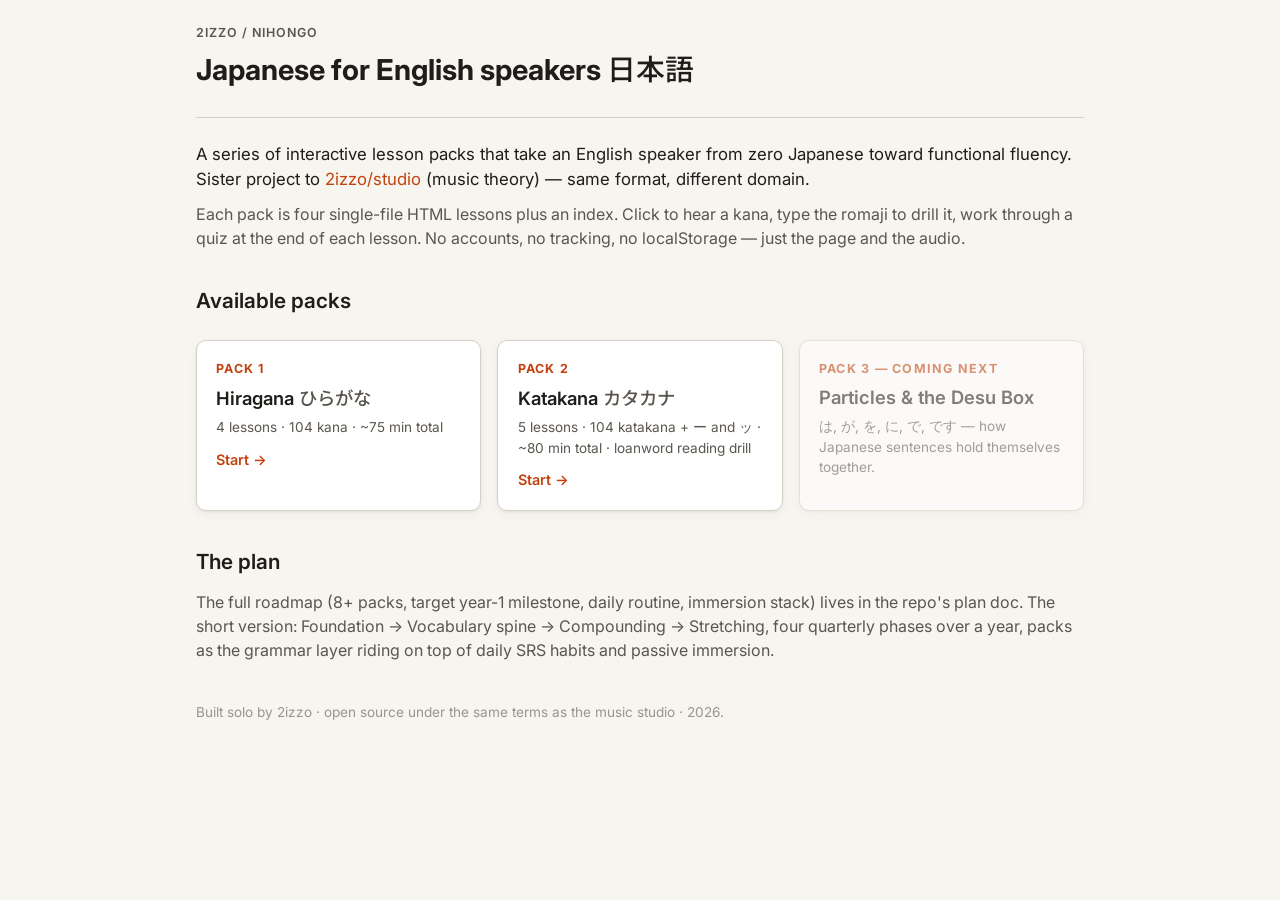
<file: index.html>
<!DOCTYPE html>
<html lang="en">
<head>
  <meta charset="UTF-8">
  <meta name="viewport" content="width=device-width, initial-scale=1.0">
  <title>2izzo/nihongo · Japanese for English speakers</title>
  <link rel="preconnect" href="https://fonts.googleapis.com">
  <link rel="preconnect" href="https://fonts.gstatic.com" crossorigin>
  <link rel="stylesheet" href="https://fonts.googleapis.com/css2?family=Inter:wght@400;600;700&family=Noto+Sans+JP:wght@400;500;700&display=swap">
  <link rel="stylesheet" href="hiragana/shared/style.css">
</head>
<body>
  <main class="container">
    <div class="lesson-header">
      <div>
        <div class="pack-tag">2izzo / nihongo</div>
        <h1>Japanese for English speakers <span style="font-family:var(--font-jp); font-weight:500;">日本語</span></h1>
      </div>
    </div>

    <p class="intro">
      A series of interactive lesson packs that take an English speaker from zero Japanese toward functional fluency. Sister project to <a href="https://2izzo.github.io/studio/" style="color:var(--accent); text-decoration:none;">2izzo/studio</a> (music theory) — same format, different domain.
    </p>

    <p>
      Each pack is four single-file HTML lessons plus an index. Click to hear a kana, type the romaji to drill it, work through a quiz at the end of each lesson. No accounts, no tracking, no localStorage — just the page and the audio.
    </p>

    <h2>Available packs</h2>
    <div class="lesson-cards">
      <a class="lesson-card" href="hiragana/index.html">
        <div class="num">Pack 1</div>
        <div class="title">Hiragana <span style="font-family:var(--font-jp); font-weight:500; color:var(--ink-soft);">ひらがな</span></div>
        <div class="meta">4 lessons · 104 kana · ~75 min total</div>
        <div class="start">Start →</div>
      </a>
      <a class="lesson-card" href="katakana/index.html">
        <div class="num">Pack 2</div>
        <div class="title">Katakana <span style="font-family:var(--font-jp); font-weight:500; color:var(--ink-soft);">カタカナ</span></div>
        <div class="meta">5 lessons · 104 katakana + ー and ッ · ~80 min total · loanword reading drill</div>
        <div class="start">Start →</div>
      </a>
      <div class="lesson-card" style="opacity:0.55; cursor:default;">
        <div class="num">Pack 3 — coming next</div>
        <div class="title">Particles &amp; the Desu Box</div>
        <div class="meta">は, が, を, に, で, です — how Japanese sentences hold themselves together.</div>
      </div>
    </div>

    <h2>The plan</h2>
    <p>
      The full roadmap (8+ packs, target year-1 milestone, daily routine, immersion stack) lives in the repo&apos;s plan doc. The short version: Foundation → Vocabulary spine → Compounding → Stretching, four quarterly phases over a year, packs as the grammar layer riding on top of daily SRS habits and passive immersion.
    </p>

    <p style="margin-top:2.5rem; color:var(--ink-faint); font-size:0.85rem;">
      Built solo by 2izzo · open source under the same terms as the music studio · 2026.
    </p>
  </main>
</body>
</html>
</file>
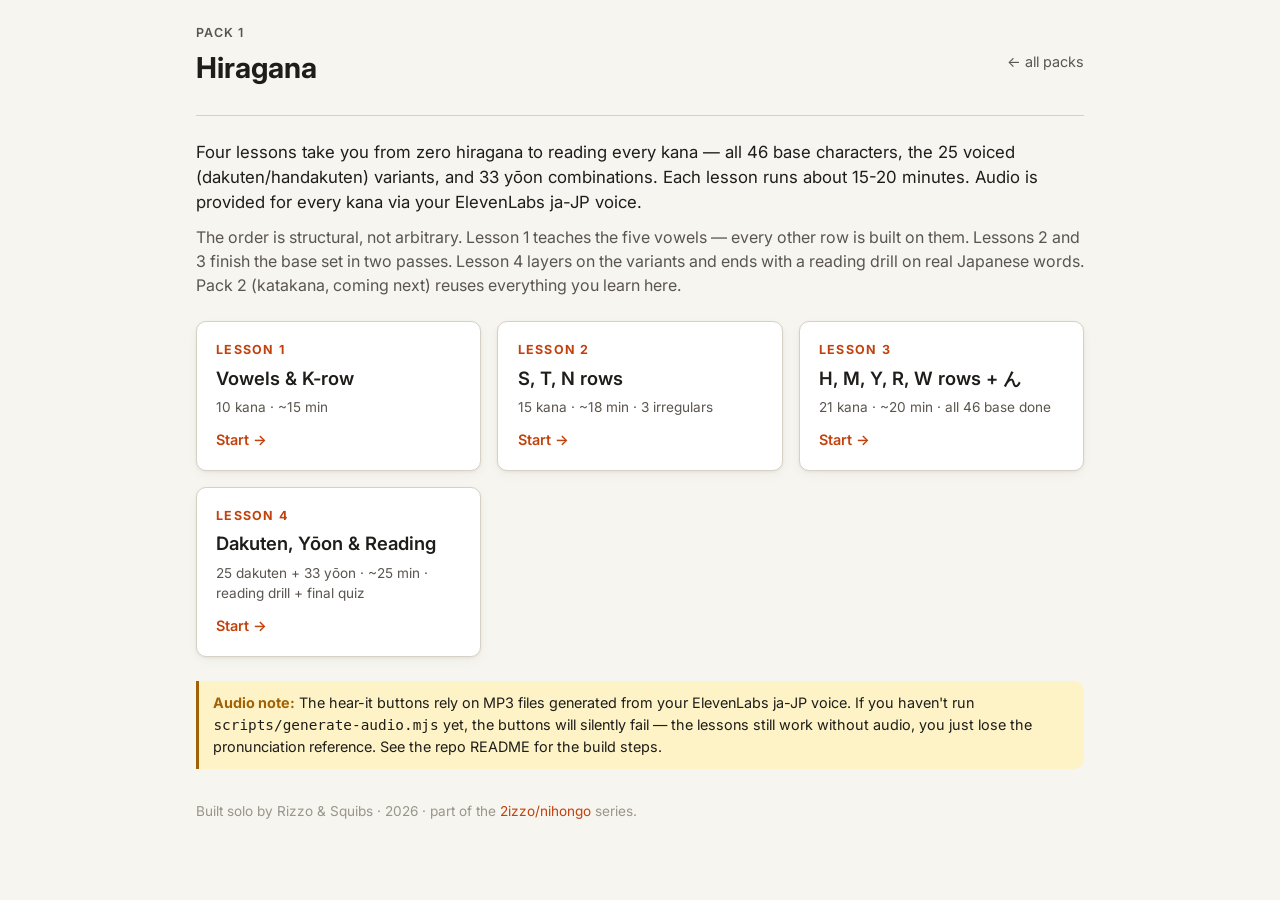
<file: hiragana/index.html>
<!DOCTYPE html>
<html lang="en">
<head>
  <meta charset="UTF-8">
  <meta name="viewport" content="width=device-width, initial-scale=1.0">
  <title>Pack 1: Hiragana · 2izzo/nihongo</title>
  <link rel="preconnect" href="https://fonts.googleapis.com">
  <link rel="preconnect" href="https://fonts.gstatic.com" crossorigin>
  <link rel="stylesheet" href="https://fonts.googleapis.com/css2?family=Inter:wght@400;600;700&family=Noto+Sans+JP:wght@400;500;700&display=swap">
  <link rel="stylesheet" href="shared/style.css">
</head>
<body>
  <main class="container">
    <div class="lesson-header">
      <div>
        <div class="pack-tag">Pack 1</div>
        <h1>Hiragana</h1>
      </div>
      <a href="../index.html">← all packs</a>
    </div>

    <p class="intro">
      Four lessons take you from zero hiragana to reading every kana — all 46 base characters, the 25 voiced (dakuten/handakuten) variants, and 33 yōon combinations. Each lesson runs about 15-20 minutes. Audio is provided for every kana via your ElevenLabs ja-JP voice.
    </p>

    <p>
      The order is structural, not arbitrary. Lesson 1 teaches the five vowels — every other row is built on them. Lessons 2 and 3 finish the base set in two passes. Lesson 4 layers on the variants and ends with a reading drill on real Japanese words. Pack 2 (katakana, coming next) reuses everything you learn here.
    </p>

    <div class="lesson-cards">
      <a class="lesson-card" href="01-vowels-and-k.html">
        <div class="num">Lesson 1</div>
        <div class="title">Vowels &amp; K-row</div>
        <div class="meta">10 kana · ~15 min</div>
        <div class="start">Start →</div>
      </a>
      <a class="lesson-card" href="02-s-t-n.html">
        <div class="num">Lesson 2</div>
        <div class="title">S, T, N rows</div>
        <div class="meta">15 kana · ~18 min · 3 irregulars</div>
        <div class="start">Start →</div>
      </a>
      <a class="lesson-card" href="03-h-m-y-r-w-n.html">
        <div class="num">Lesson 3</div>
        <div class="title">H, M, Y, R, W rows + ん</div>
        <div class="meta">21 kana · ~20 min · all 46 base done</div>
        <div class="start">Start →</div>
      </a>
      <a class="lesson-card" href="04-dakuten-yoon-quiz.html">
        <div class="num">Lesson 4</div>
        <div class="title">Dakuten, Yōon &amp; Reading</div>
        <div class="meta">25 dakuten + 33 yōon · ~25 min · reading drill + final quiz</div>
        <div class="start">Start →</div>
      </a>
    </div>

    <div class="note">
      <strong>Audio note:</strong> The hear-it buttons rely on MP3 files generated from your ElevenLabs ja-JP voice. If you haven&apos;t run <code>scripts/generate-audio.mjs</code> yet, the buttons will silently fail — the lessons still work without audio, you just lose the pronunciation reference. See the repo README for the build steps.
    </div>

    <p style="margin-top:2rem; color:var(--ink-faint); font-size:0.85rem;">
      Built solo by Rizzo &amp; Squibs · 2026 · part of the <a href="../index.html" style="color:var(--accent); text-decoration:none;">2izzo/nihongo</a> series.
    </p>
  </main>
</body>
</html>
</file>
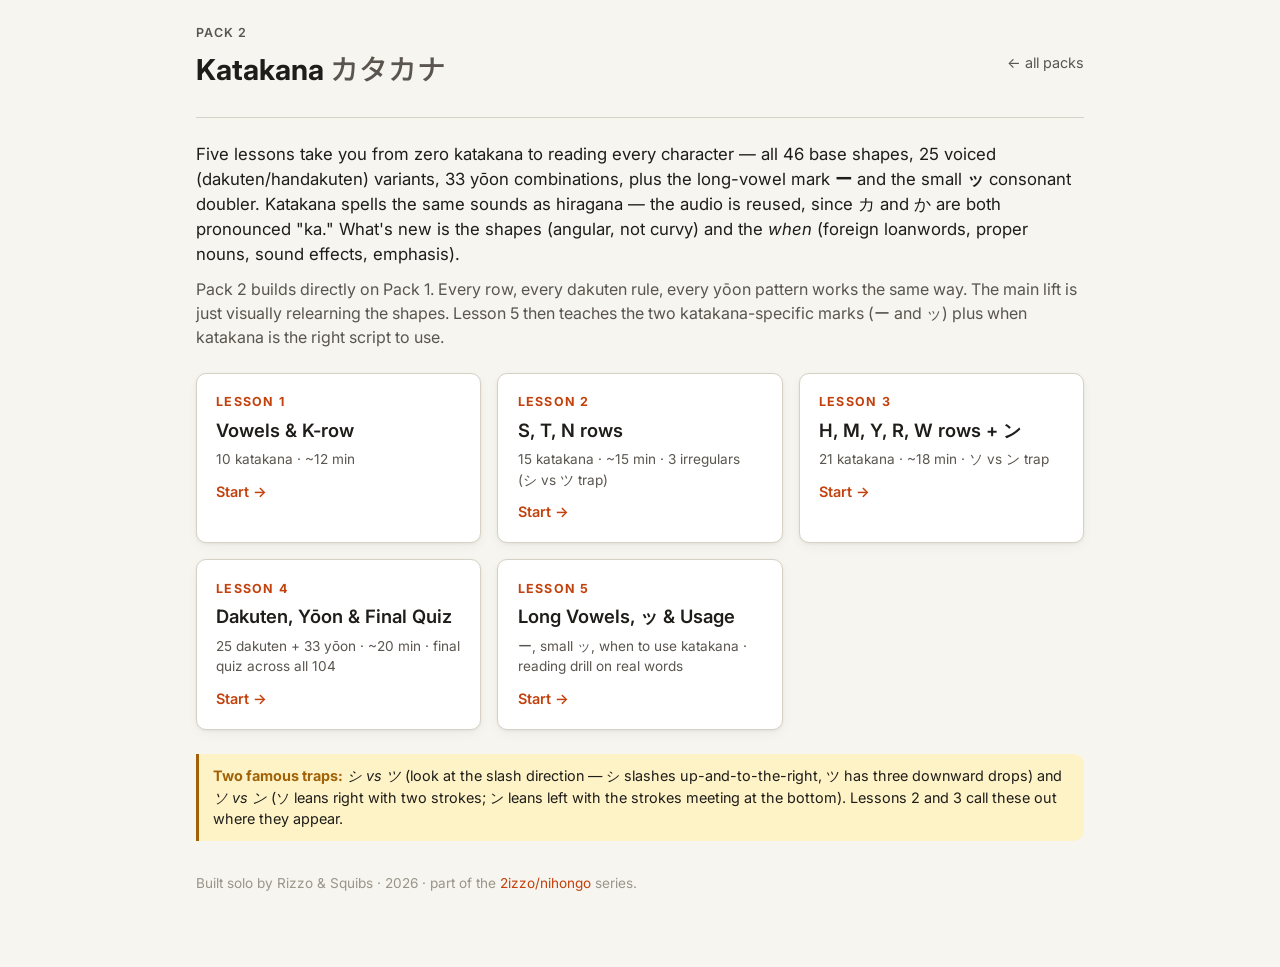
<file: katakana/index.html>
<!DOCTYPE html>
<html lang="en">
<head>
  <meta charset="UTF-8">
  <meta name="viewport" content="width=device-width, initial-scale=1.0">
  <title>Pack 2: Katakana · 2izzo/nihongo</title>
  <link rel="preconnect" href="https://fonts.googleapis.com">
  <link rel="preconnect" href="https://fonts.gstatic.com" crossorigin>
  <link rel="stylesheet" href="https://fonts.googleapis.com/css2?family=Inter:wght@400;600;700&family=Noto+Sans+JP:wght@400;500;700&display=swap">
  <link rel="stylesheet" href="../hiragana/shared/style.css">
</head>
<body>
  <main class="container">
    <div class="lesson-header">
      <div>
        <div class="pack-tag">Pack 2</div>
        <h1>Katakana <span style="font-family:var(--font-jp); font-weight:500; color:var(--ink-soft);">カタカナ</span></h1>
      </div>
      <a href="../index.html">← all packs</a>
    </div>

    <p class="intro">
      Five lessons take you from zero katakana to reading every character — all 46 base shapes, 25 voiced (dakuten/handakuten) variants, 33 yōon combinations, plus the long-vowel mark <strong>ー</strong> and the small <strong>ッ</strong> consonant doubler. Katakana spells the same sounds as hiragana — the audio is reused, since カ and か are both pronounced "ka." What's new is the shapes (angular, not curvy) and the <em>when</em> (foreign loanwords, proper nouns, sound effects, emphasis).
    </p>

    <p>
      Pack 2 builds directly on Pack 1. Every row, every dakuten rule, every yōon pattern works the same way. The main lift is just visually relearning the shapes. Lesson 5 then teaches the two katakana-specific marks (ー and ッ) plus when katakana is the right script to use.
    </p>

    <div class="lesson-cards">
      <a class="lesson-card" href="01-vowels-and-k.html">
        <div class="num">Lesson 1</div>
        <div class="title">Vowels &amp; K-row</div>
        <div class="meta">10 katakana · ~12 min</div>
        <div class="start">Start →</div>
      </a>
      <a class="lesson-card" href="02-s-t-n.html">
        <div class="num">Lesson 2</div>
        <div class="title">S, T, N rows</div>
        <div class="meta">15 katakana · ~15 min · 3 irregulars (シ vs ツ trap)</div>
        <div class="start">Start →</div>
      </a>
      <a class="lesson-card" href="03-h-m-y-r-w-n.html">
        <div class="num">Lesson 3</div>
        <div class="title">H, M, Y, R, W rows + ン</div>
        <div class="meta">21 katakana · ~18 min · ソ vs ン trap</div>
        <div class="start">Start →</div>
      </a>
      <a class="lesson-card" href="04-dakuten-yoon-quiz.html">
        <div class="num">Lesson 4</div>
        <div class="title">Dakuten, Yōon &amp; Final Quiz</div>
        <div class="meta">25 dakuten + 33 yōon · ~20 min · final quiz across all 104</div>
        <div class="start">Start →</div>
      </a>
      <a class="lesson-card" href="05-long-vowels-and-usage.html">
        <div class="num">Lesson 5</div>
        <div class="title">Long Vowels, ッ &amp; Usage</div>
        <div class="meta">ー, small ッ, when to use katakana · reading drill on real words</div>
        <div class="start">Start →</div>
      </a>
    </div>

    <div class="note">
      <strong>Two famous traps:</strong> <em>シ vs ツ</em> (look at the slash direction — シ slashes up-and-to-the-right, ツ has three downward drops) and <em>ソ vs ン</em> (ソ leans right with two strokes; ン leans left with the strokes meeting at the bottom). Lessons 2 and 3 call these out where they appear.
    </div>

    <p style="margin-top:2rem; color:var(--ink-faint); font-size:0.85rem;">
      Built solo by Rizzo &amp; Squibs · 2026 · part of the <a href="../index.html" style="color:var(--accent); text-decoration:none;">2izzo/nihongo</a> series.
    </p>
  </main>
</body>
</html>
</file>
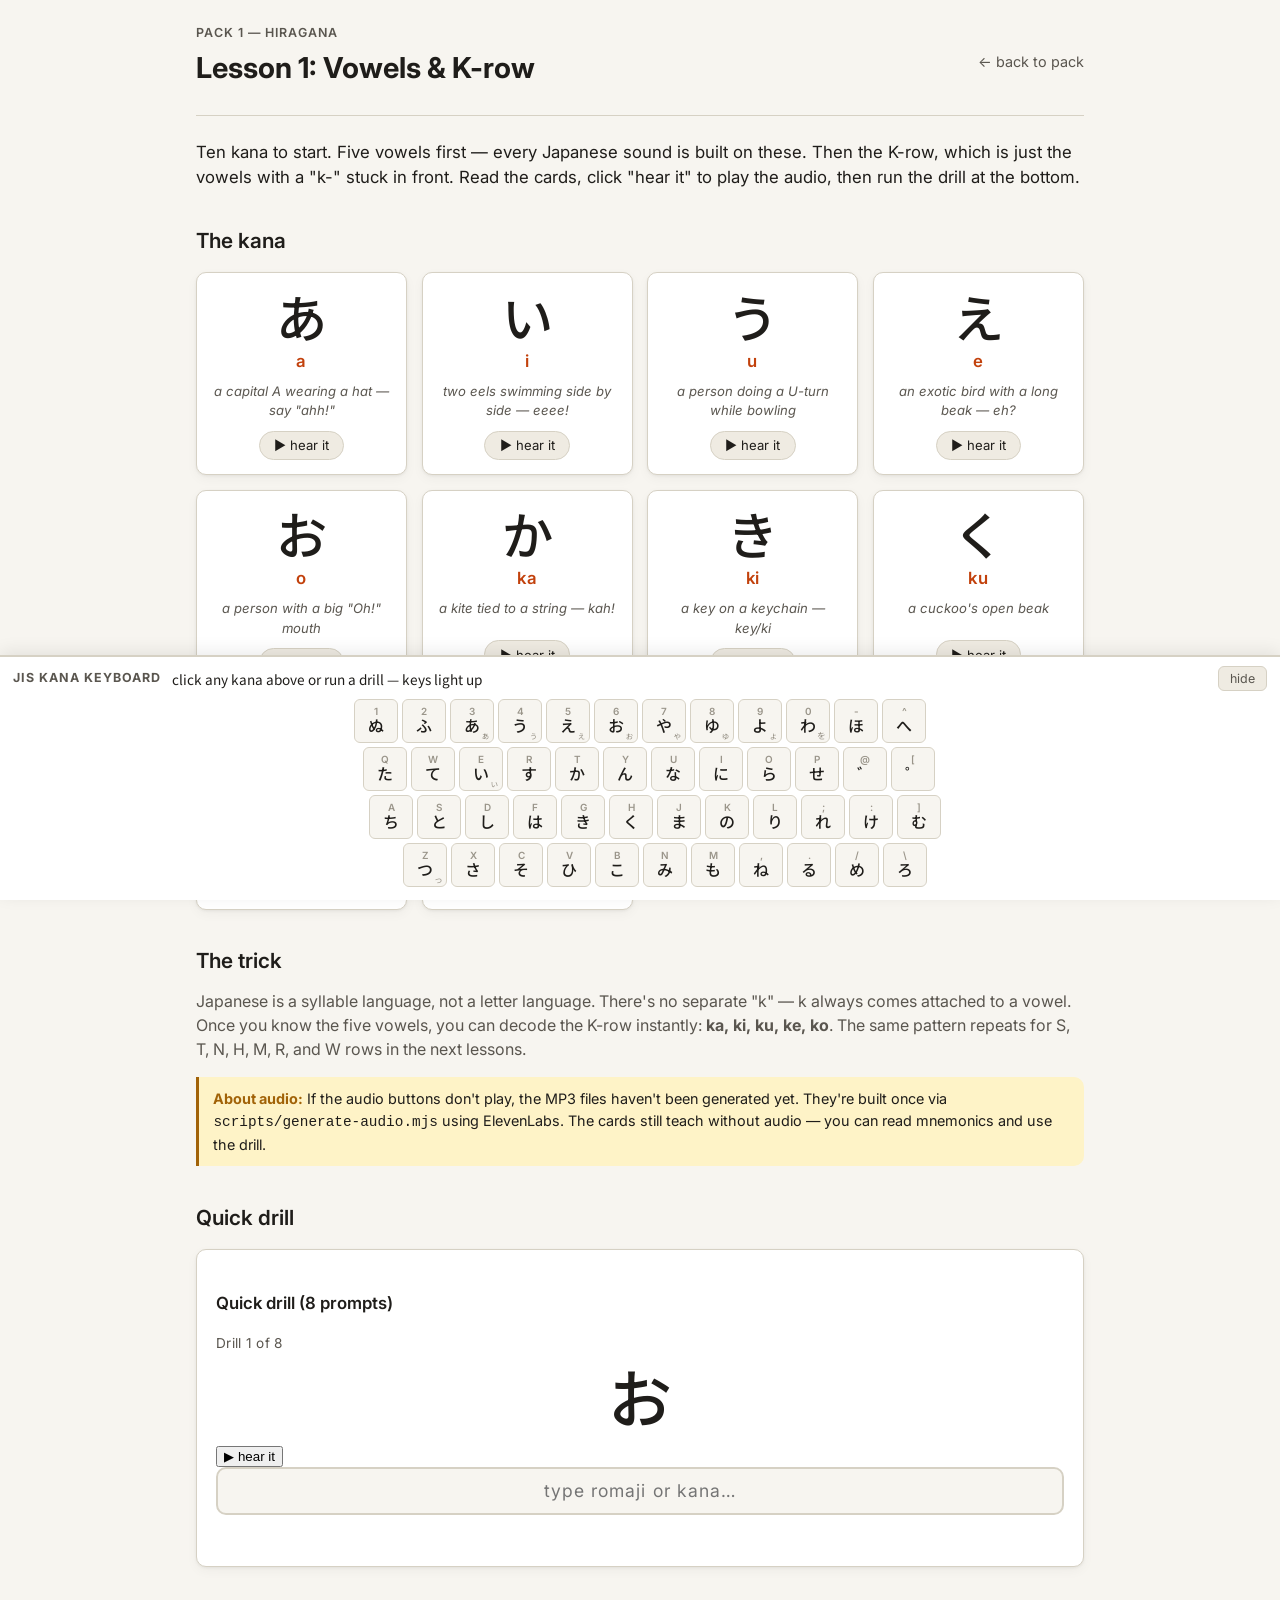
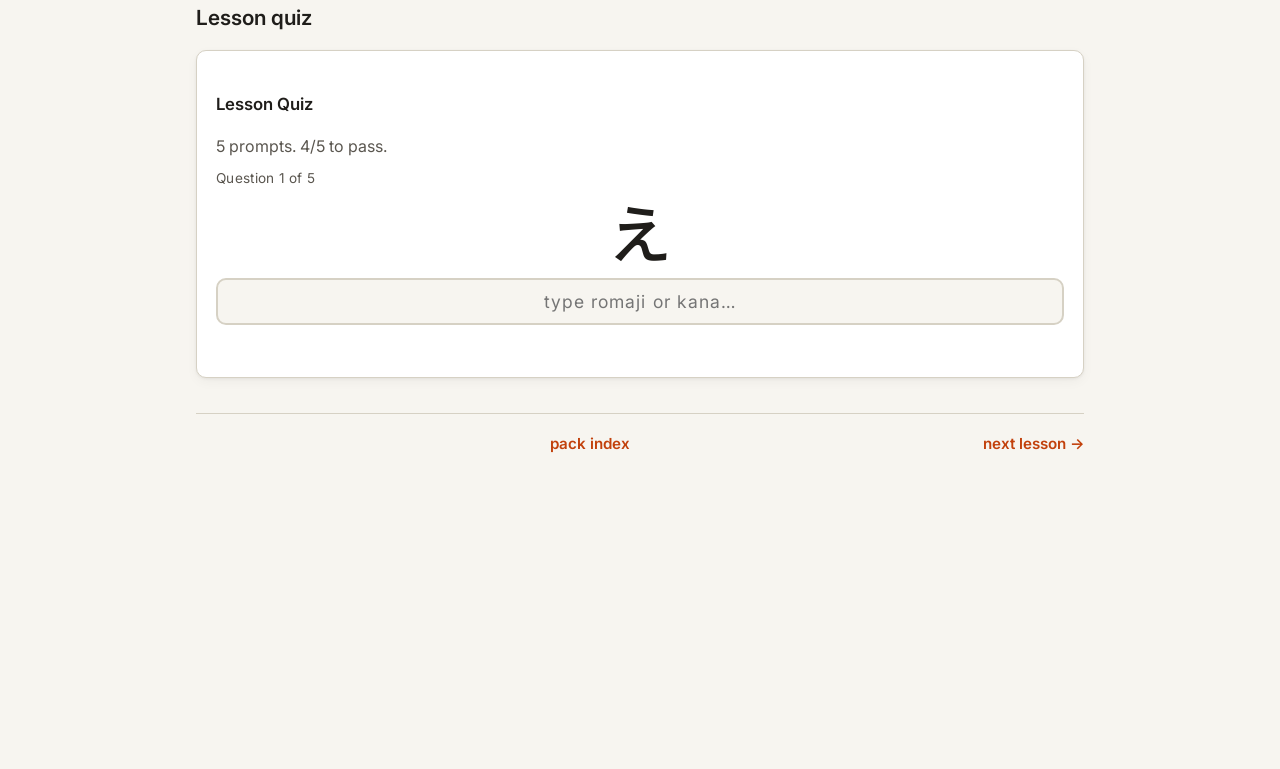
<file: hiragana/01-vowels-and-k.html>
<!DOCTYPE html>
<html lang="en">
<head>
  <meta charset="UTF-8">
  <meta name="viewport" content="width=device-width, initial-scale=1.0">
  <title>Lesson 1: Vowels & K-row · Pack 1 Hiragana · 2izzo/nihongo</title>
  <link rel="preconnect" href="https://fonts.googleapis.com">
  <link rel="preconnect" href="https://fonts.gstatic.com" crossorigin>
  <link rel="stylesheet" href="https://fonts.googleapis.com/css2?family=Inter:wght@400;600;700&family=Noto+Sans+JP:wght@400;500;700&display=swap">
  <link rel="stylesheet" href="shared/style.css">
</head>
<body>
  <main class="container" id="lesson-root"></main>

  <script src="shared/kana-data.js"></script>
  <script src="shared/keyboard-data.js"></script>
  <script src="shared/lesson-engine.js"></script>
  <script>
    const lesson1Kana = KANA_DATA.filter(k => k.lesson === 1);

    Lesson.init({
      number: 1,
      title: 'Vowels & K-row',
      intro: 'Ten kana to start. Five vowels first — every Japanese sound is built on these. Then the K-row, which is just the vowels with a "k-" stuck in front. Read the cards, click "hear it" to play the audio, then run the drill at the bottom.',
      kana: lesson1Kana,
      sections: [
        {
          title: 'The trick',
          html: '<p>Japanese is a syllable language, not a letter language. There&apos;s no separate "k" — k always comes attached to a vowel. Once you know the five vowels, you can decode the K-row instantly: <strong>ka, ki, ku, ke, ko</strong>. The same pattern repeats for S, T, N, H, M, R, and W rows in the next lessons.</p><div class="note"><strong>About audio:</strong> If the audio buttons don&apos;t play, the MP3 files haven&apos;t been generated yet. They&apos;re built once via <code>scripts/generate-audio.mjs</code> using ElevenLabs. The cards still teach without audio — you can read mnemonics and use the drill.</div>',
        },
      ],
      miniDrill: { count: 8, label: 'Quick drill (8 prompts)' },
      quiz: {
        count: 5,
        passing: 4,
        passMsg: 'Solid. The vowels and K-row are the spine of every other row. Lesson 2 stacks S, T, and N on top.',
      },
      prevLesson: null,
      nextLesson: '02-s-t-n.html',
    });
  </script>
</body>
</html>
</file>
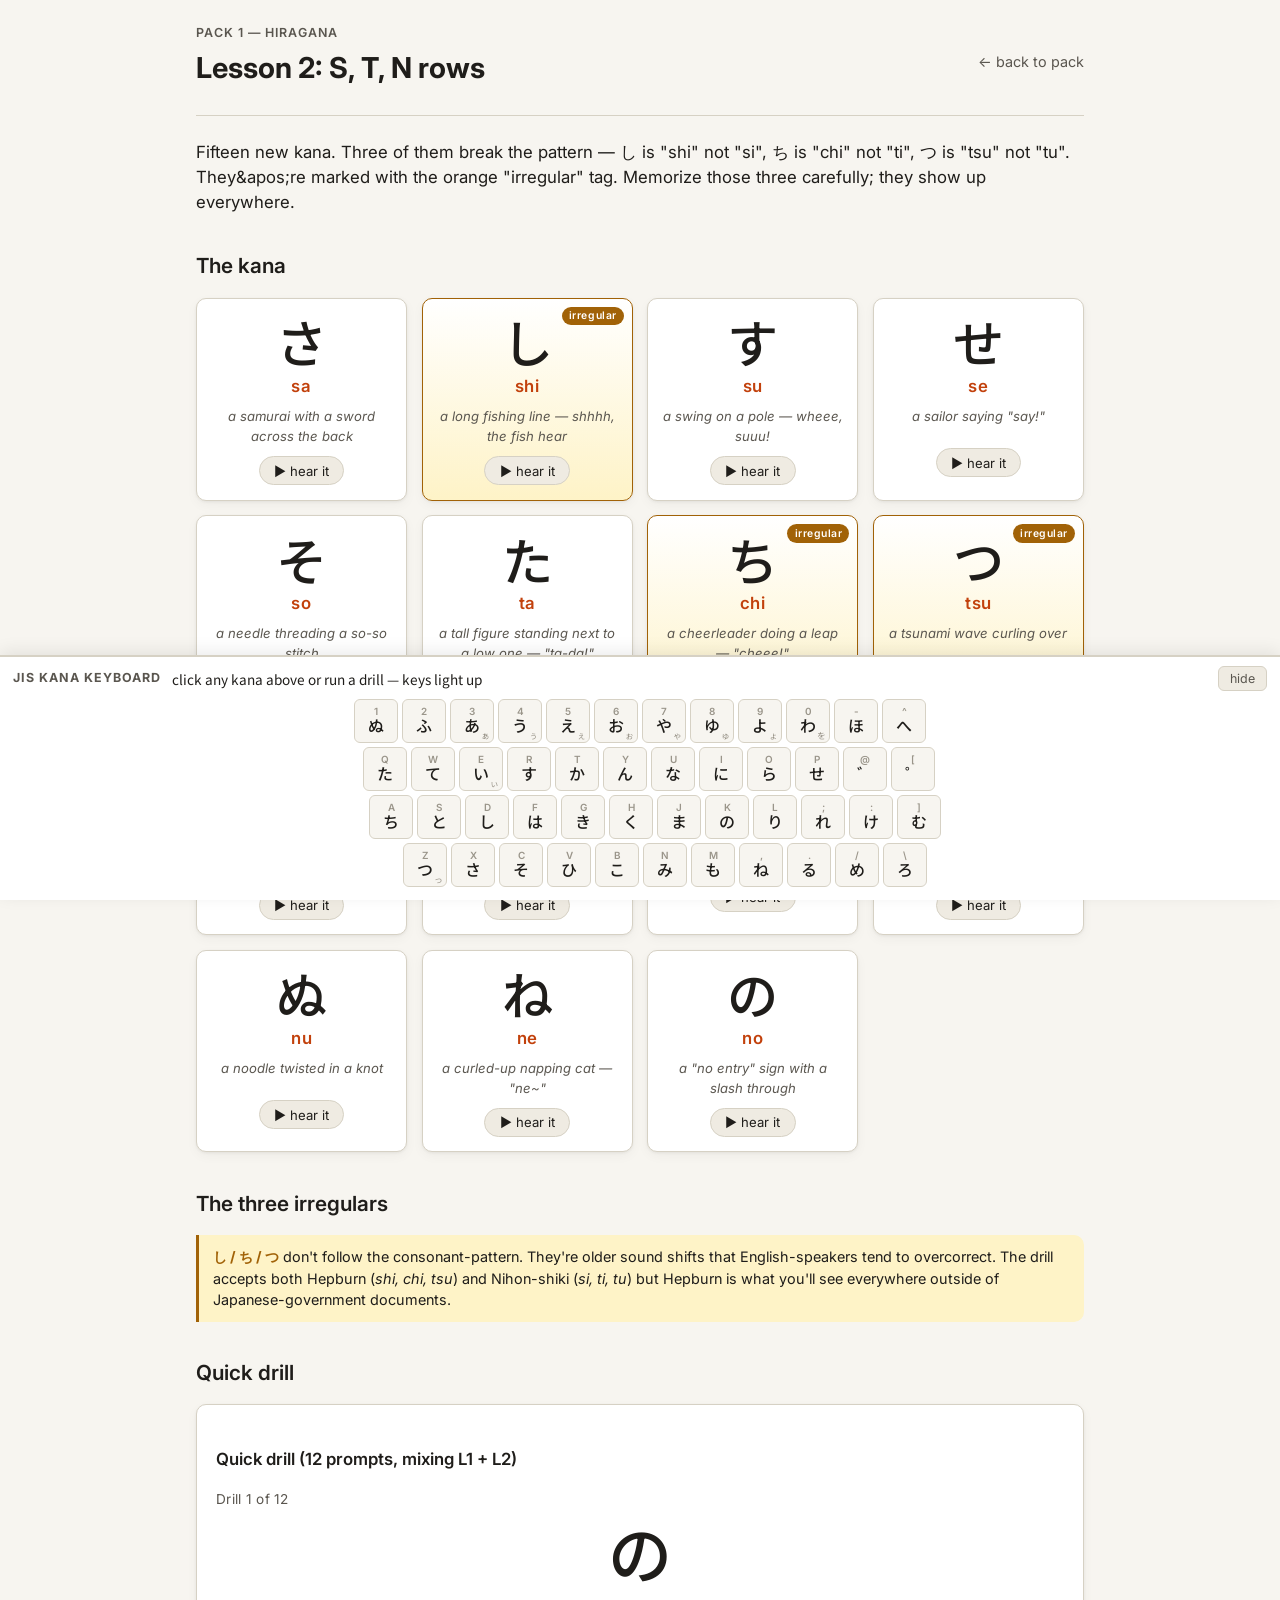
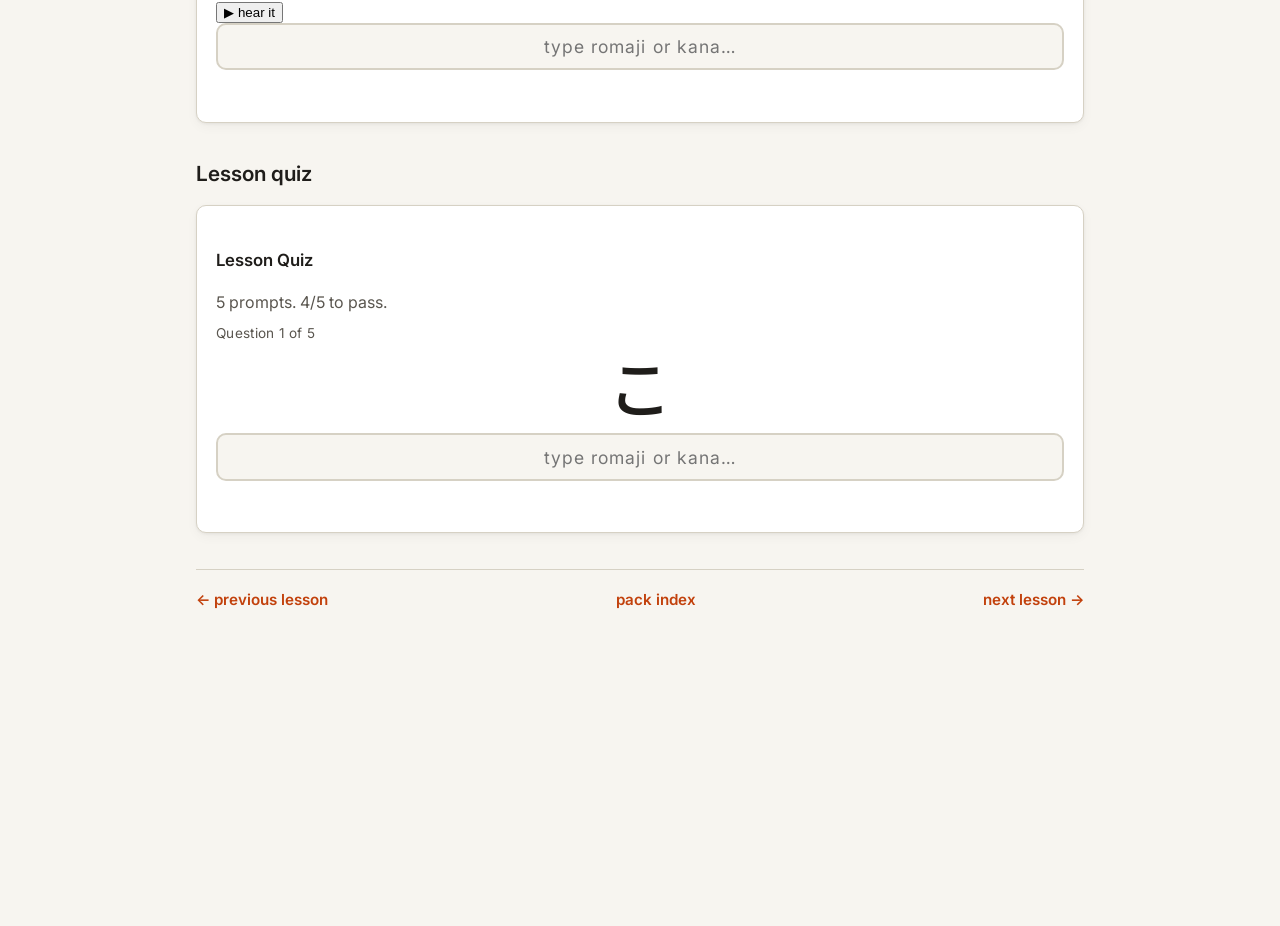
<file: hiragana/02-s-t-n.html>
<!DOCTYPE html>
<html lang="en">
<head>
  <meta charset="UTF-8">
  <meta name="viewport" content="width=device-width, initial-scale=1.0">
  <title>Lesson 2: S/T/N rows · Pack 1 Hiragana · 2izzo/nihongo</title>
  <link rel="preconnect" href="https://fonts.googleapis.com">
  <link rel="preconnect" href="https://fonts.gstatic.com" crossorigin>
  <link rel="stylesheet" href="https://fonts.googleapis.com/css2?family=Inter:wght@400;600;700&family=Noto+Sans+JP:wght@400;500;700&display=swap">
  <link rel="stylesheet" href="shared/style.css">
</head>
<body>
  <main class="container" id="lesson-root"></main>

  <script src="shared/kana-data.js"></script>
  <script src="shared/keyboard-data.js"></script>
  <script src="shared/lesson-engine.js"></script>
  <script>
    const lesson2Kana = KANA_DATA.filter(k => k.lesson === 2);
    // Mini-drill mixes Lesson 1 + 2 kana so old material stays fresh.
    const lesson2DrillPool = KANA_DATA.filter(k => k.lesson <= 2);

    Lesson.init({
      number: 2,
      title: 'S, T, N rows',
      intro: 'Fifteen new kana. Three of them break the pattern — し is "shi" not "si", ち is "chi" not "ti", つ is "tsu" not "tu". They&apos;re marked with the orange "irregular" tag. Memorize those three carefully; they show up everywhere.',
      kana: lesson2Kana,
      sections: [
        {
          title: 'The three irregulars',
          html: '<div class="note"><strong>し / ち / つ</strong> don&apos;t follow the consonant-pattern. They&apos;re older sound shifts that English-speakers tend to overcorrect. The drill accepts both Hepburn (<em>shi, chi, tsu</em>) and Nihon-shiki (<em>si, ti, tu</em>) but Hepburn is what you&apos;ll see everywhere outside of Japanese-government documents.</div>',
        },
      ],
      miniDrillPool: lesson2DrillPool,
      miniDrill: { count: 12, label: 'Quick drill (12 prompts, mixing L1 + L2)' },
      quizPool: lesson2DrillPool,
      quiz: {
        count: 5,
        passing: 4,
        passMsg: 'Half the base hiragana down. Lesson 3 finishes the rest in one stretch.',
      },
      prevLesson: '01-vowels-and-k.html',
      nextLesson: '03-h-m-y-r-w-n.html',
    });
  </script>
</body>
</html>
</file>
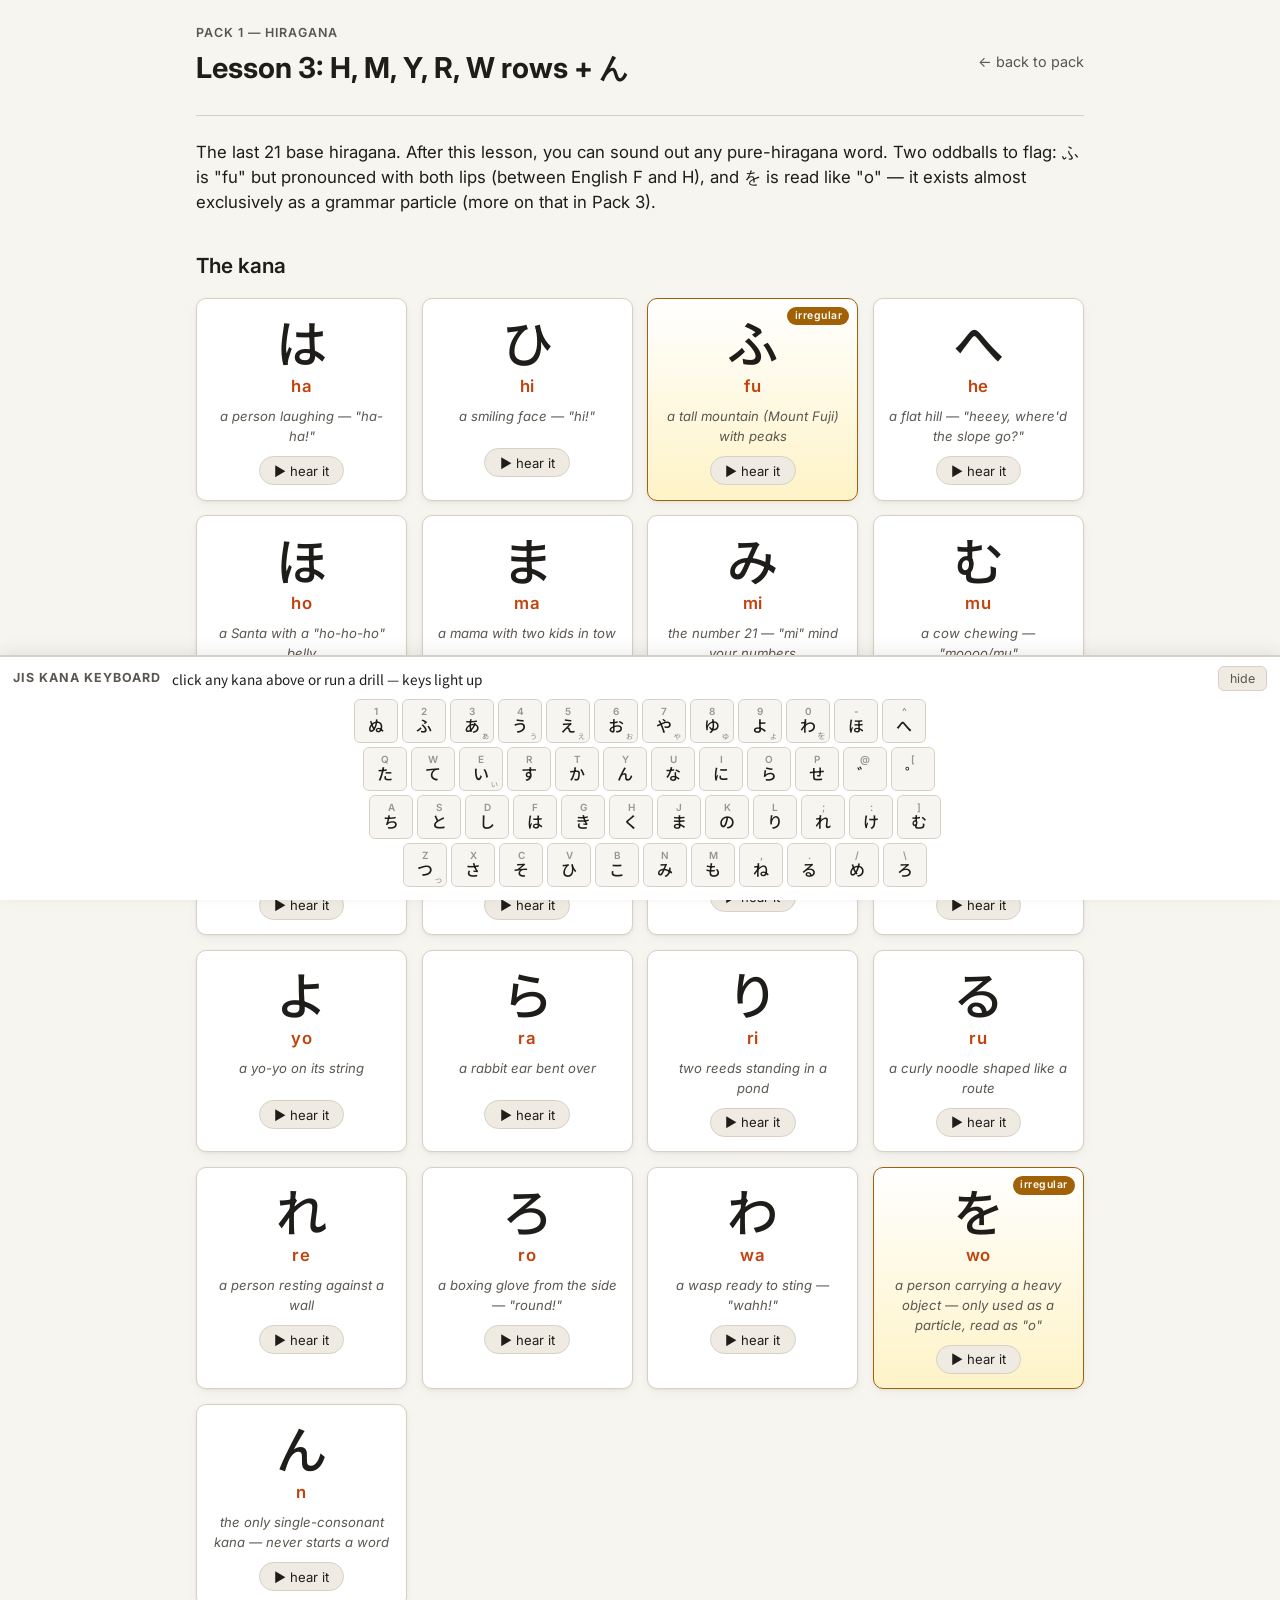
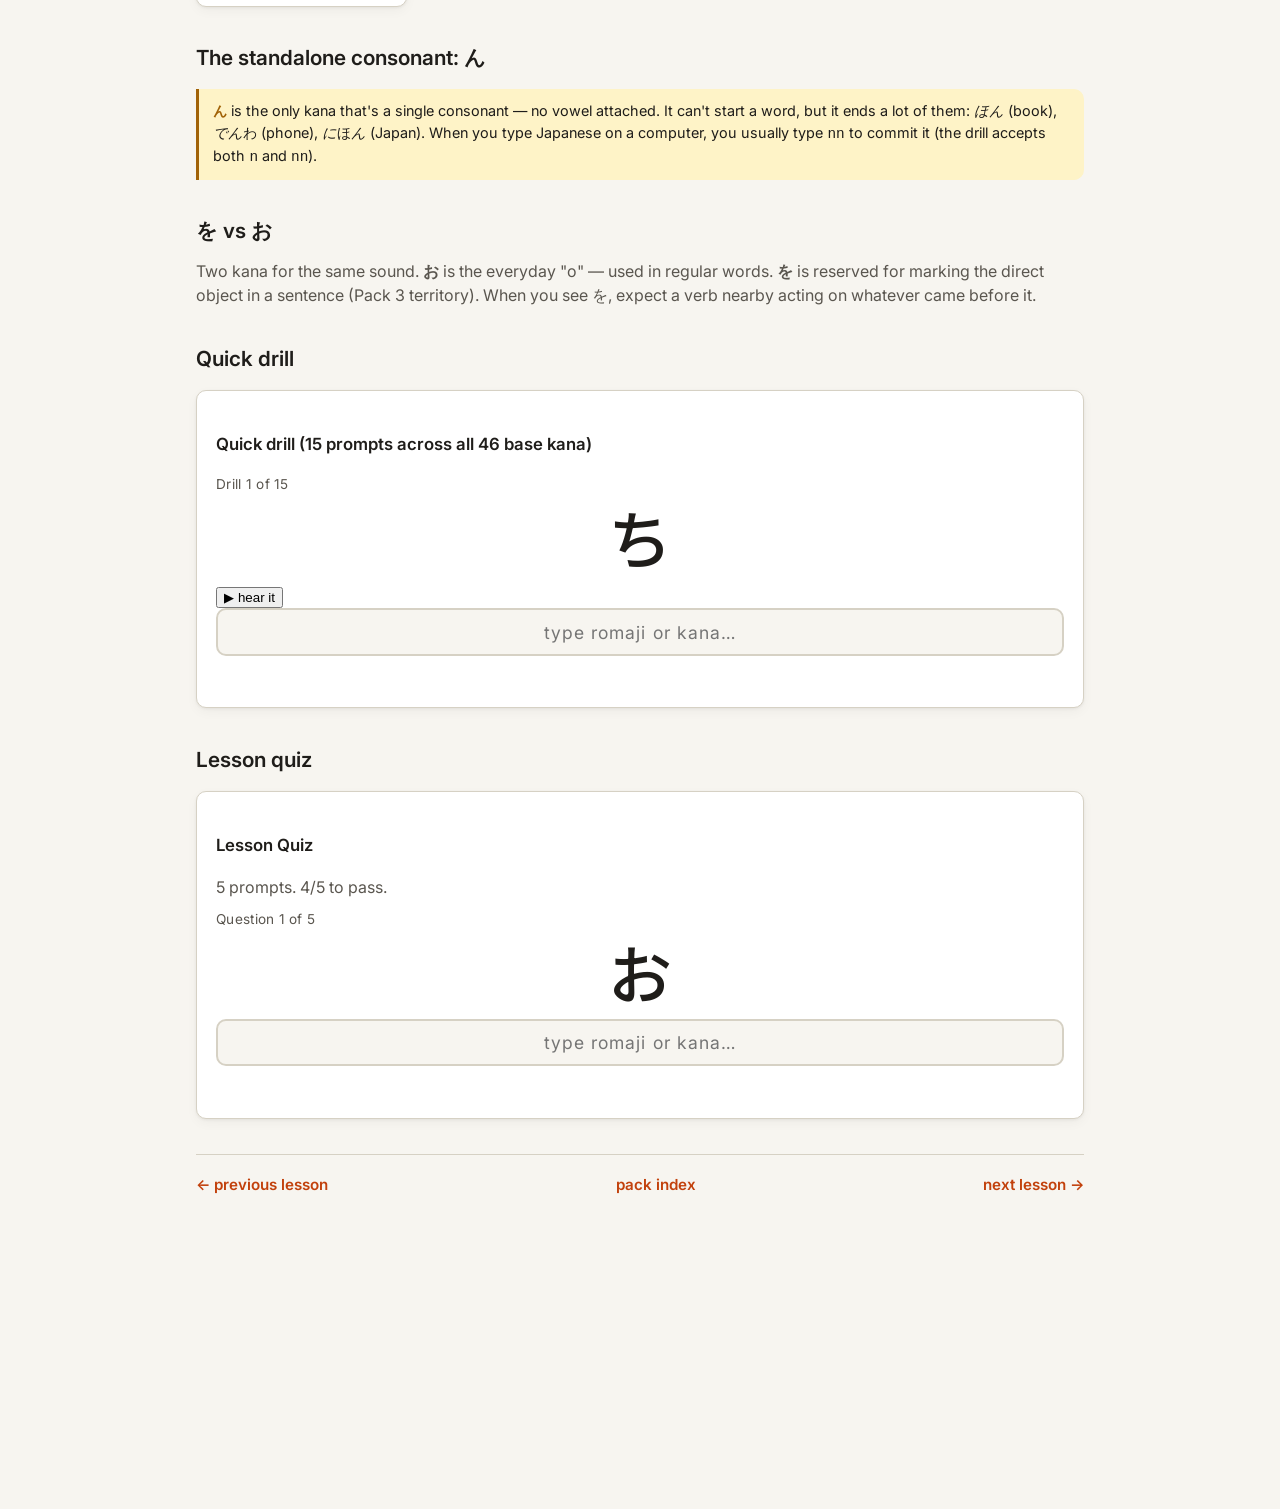
<file: hiragana/03-h-m-y-r-w-n.html>
<!DOCTYPE html>
<html lang="en">
<head>
  <meta charset="UTF-8">
  <meta name="viewport" content="width=device-width, initial-scale=1.0">
  <title>Lesson 3: H/M/Y/R/W + ん · Pack 1 Hiragana · 2izzo/nihongo</title>
  <link rel="preconnect" href="https://fonts.googleapis.com">
  <link rel="preconnect" href="https://fonts.gstatic.com" crossorigin>
  <link rel="stylesheet" href="https://fonts.googleapis.com/css2?family=Inter:wght@400;600;700&family=Noto+Sans+JP:wght@400;500;700&display=swap">
  <link rel="stylesheet" href="shared/style.css">
</head>
<body>
  <main class="container" id="lesson-root"></main>

  <script src="shared/kana-data.js"></script>
  <script src="shared/keyboard-data.js"></script>
  <script src="shared/lesson-engine.js"></script>
  <script>
    const lesson3Kana = KANA_DATA.filter(k => k.lesson === 3);
    const lesson3DrillPool = KANA_DATA.filter(k => k.lesson <= 3);

    Lesson.init({
      number: 3,
      title: 'H, M, Y, R, W rows + ん',
      intro: 'The last 21 base hiragana. After this lesson, you can sound out any pure-hiragana word. Two oddballs to flag: ふ is "fu" but pronounced with both lips (between English F and H), and を is read like "o" — it exists almost exclusively as a grammar particle (more on that in Pack 3).',
      kana: lesson3Kana,
      sections: [
        {
          title: 'The standalone consonant: ん',
          html: '<div class="note"><strong>ん</strong> is the only kana that&apos;s a single consonant — no vowel attached. It can&apos;t start a word, but it ends a lot of them: <em>ほん</em> (book), <em>でん</em>わ (phone), <em>に</em>ほ<em>ん</em> (Japan). When you type Japanese on a computer, you usually type <code>nn</code> to commit it (the drill accepts both <code>n</code> and <code>nn</code>).</div>',
        },
        {
          title: 'を vs お',
          html: '<p>Two kana for the same sound. <strong>お</strong> is the everyday "o" — used in regular words. <strong>を</strong> is reserved for marking the direct object in a sentence (Pack 3 territory). When you see を, expect a verb nearby acting on whatever came before it.</p>',
        },
      ],
      miniDrillPool: lesson3DrillPool,
      miniDrill: { count: 15, label: 'Quick drill (15 prompts across all 46 base kana)' },
      quizPool: lesson3DrillPool,
      quiz: {
        count: 5,
        passing: 4,
        passMsg: 'All 46 base kana — done. Lesson 4 layers on the tweaks: voiced consonants (dakuten) and consonant-yodda combinations (yōon). After that, you can read every word in Japanese that&apos;s written purely in hiragana.',
      },
      prevLesson: '02-s-t-n.html',
      nextLesson: '04-dakuten-yoon-quiz.html',
    });
  </script>
</body>
</html>
</file>
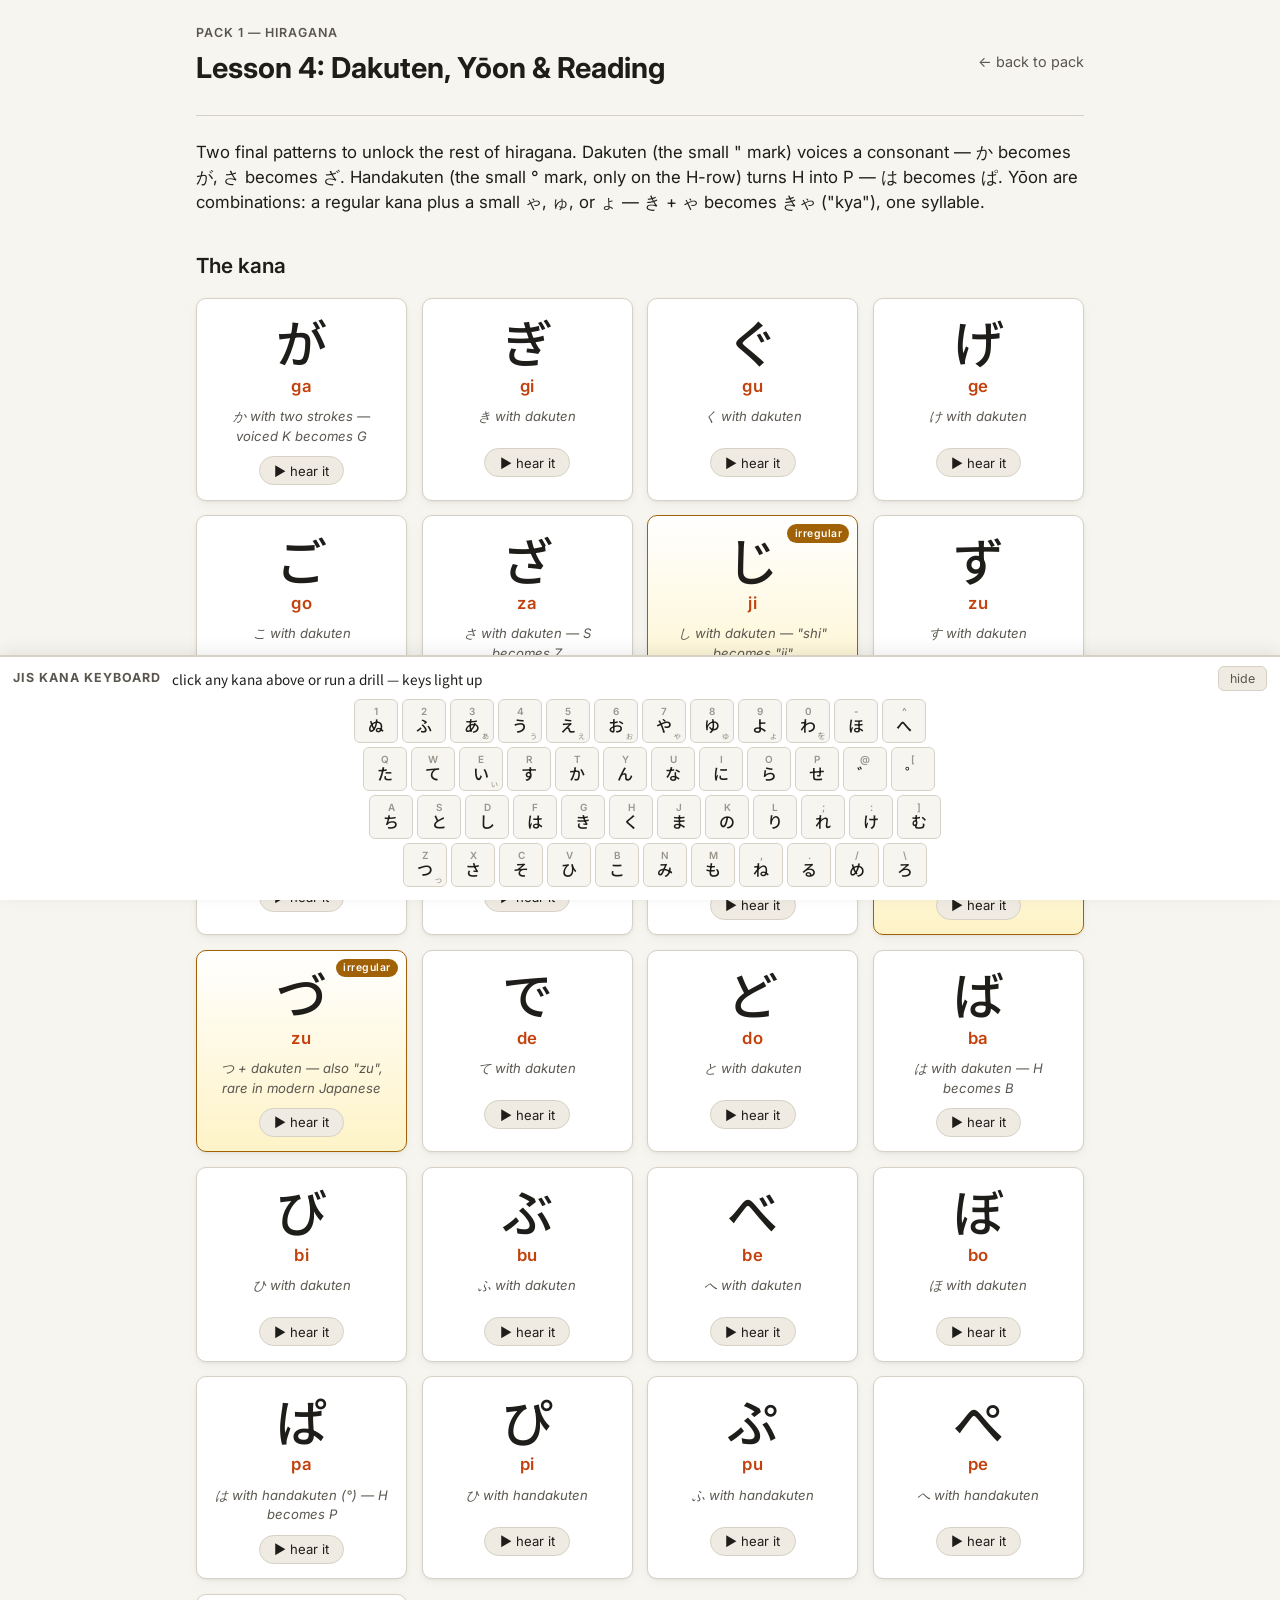
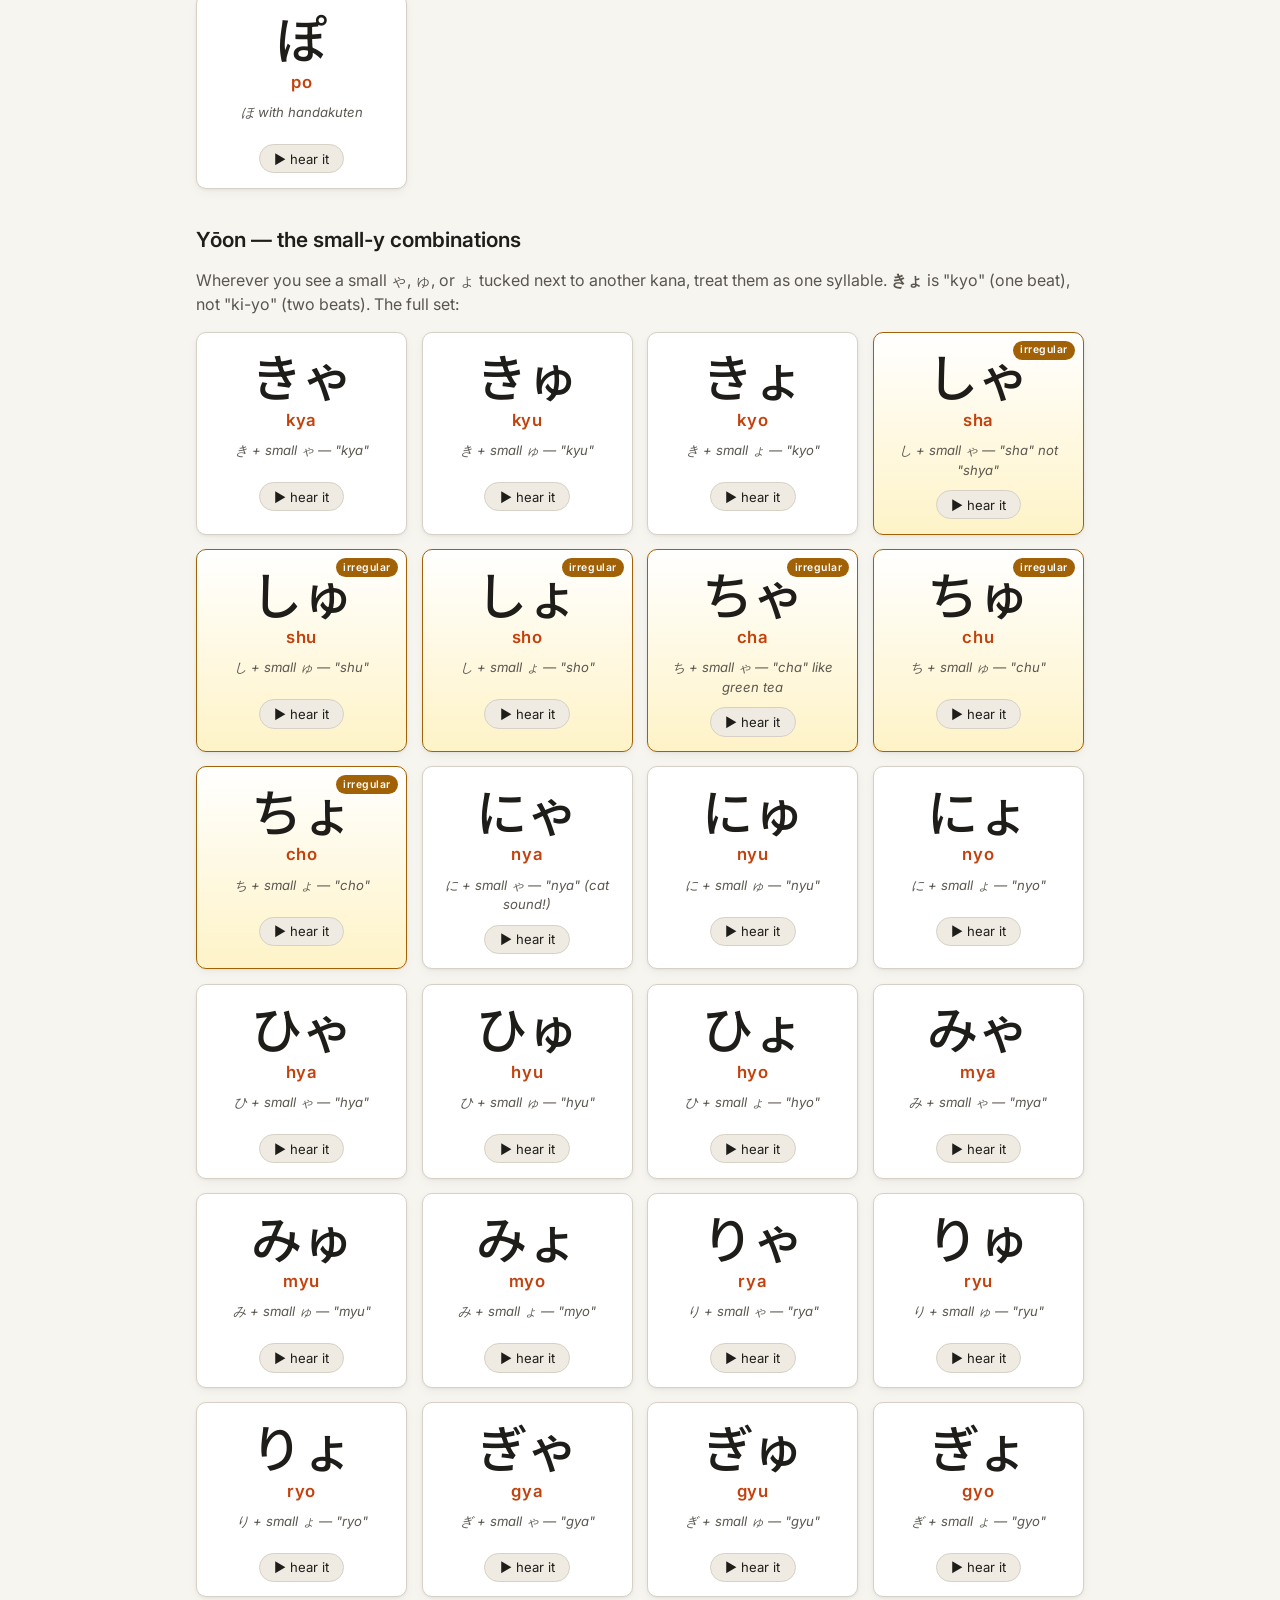
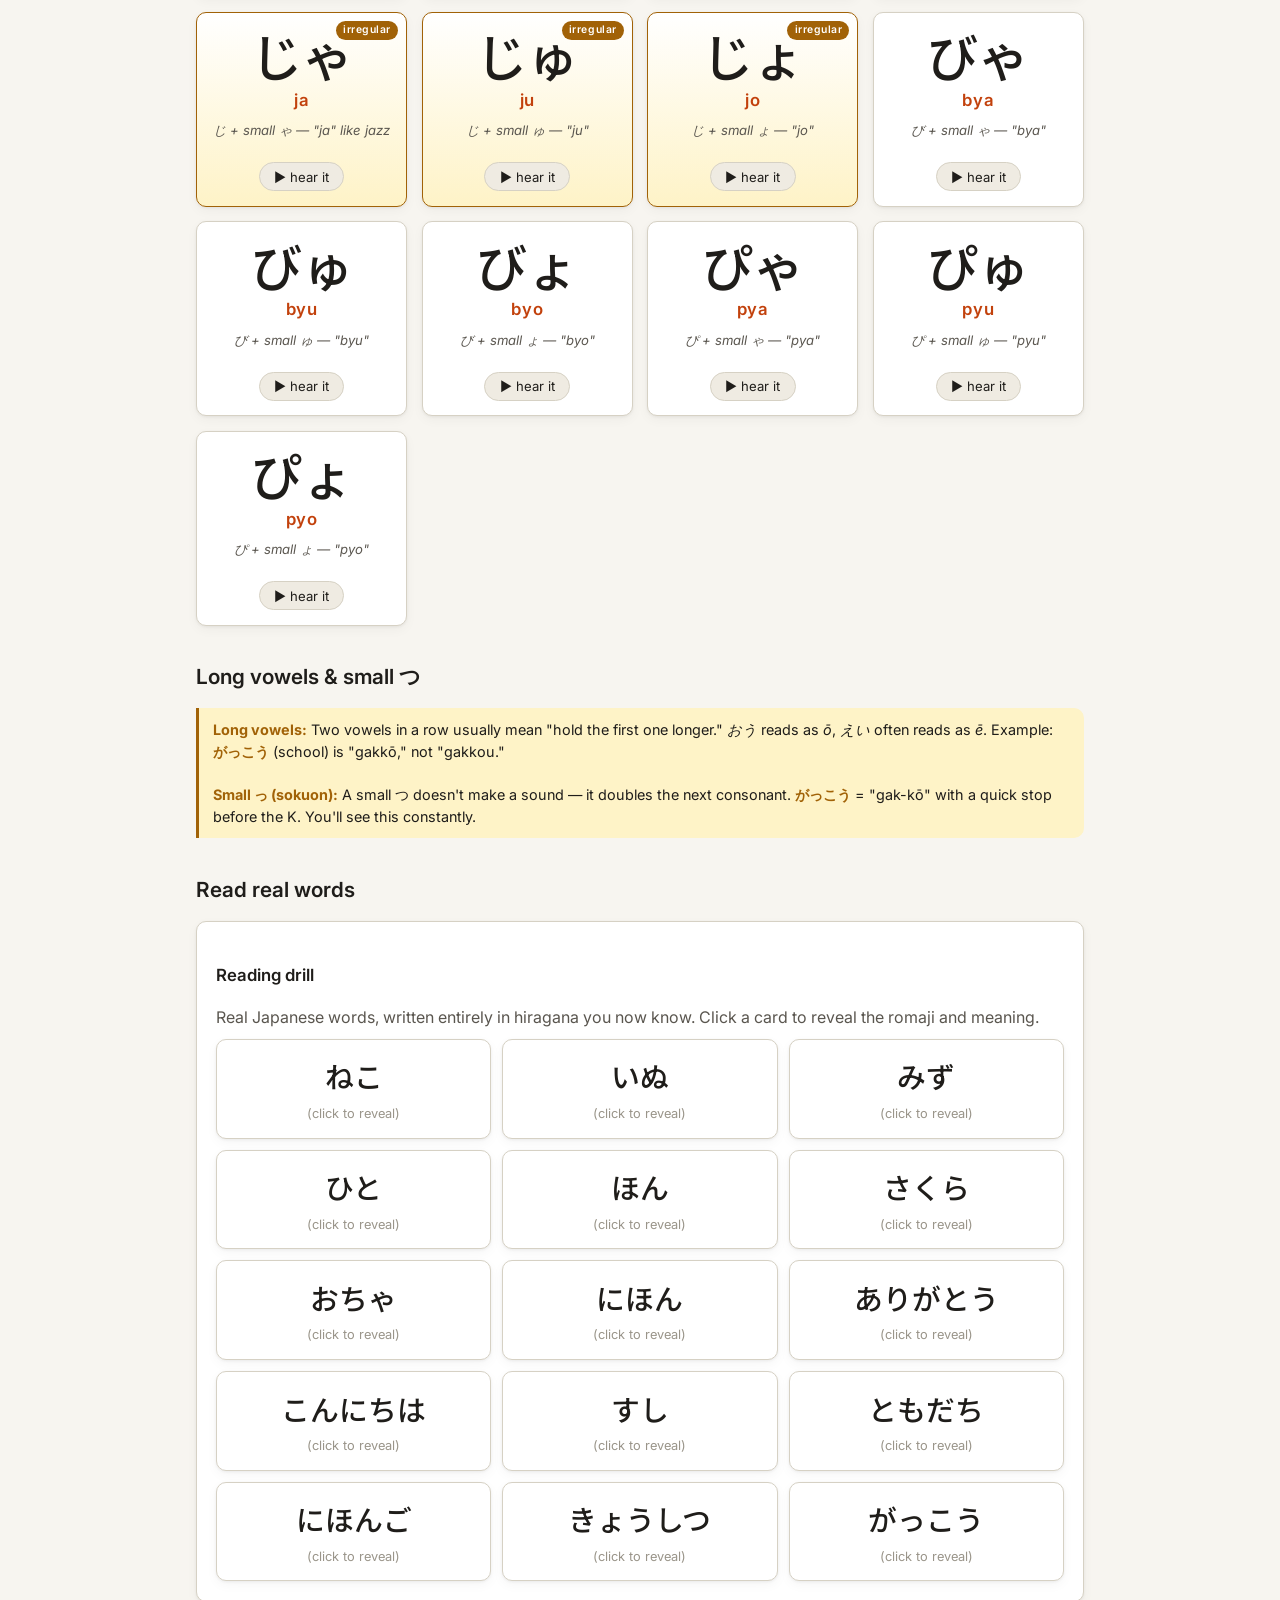
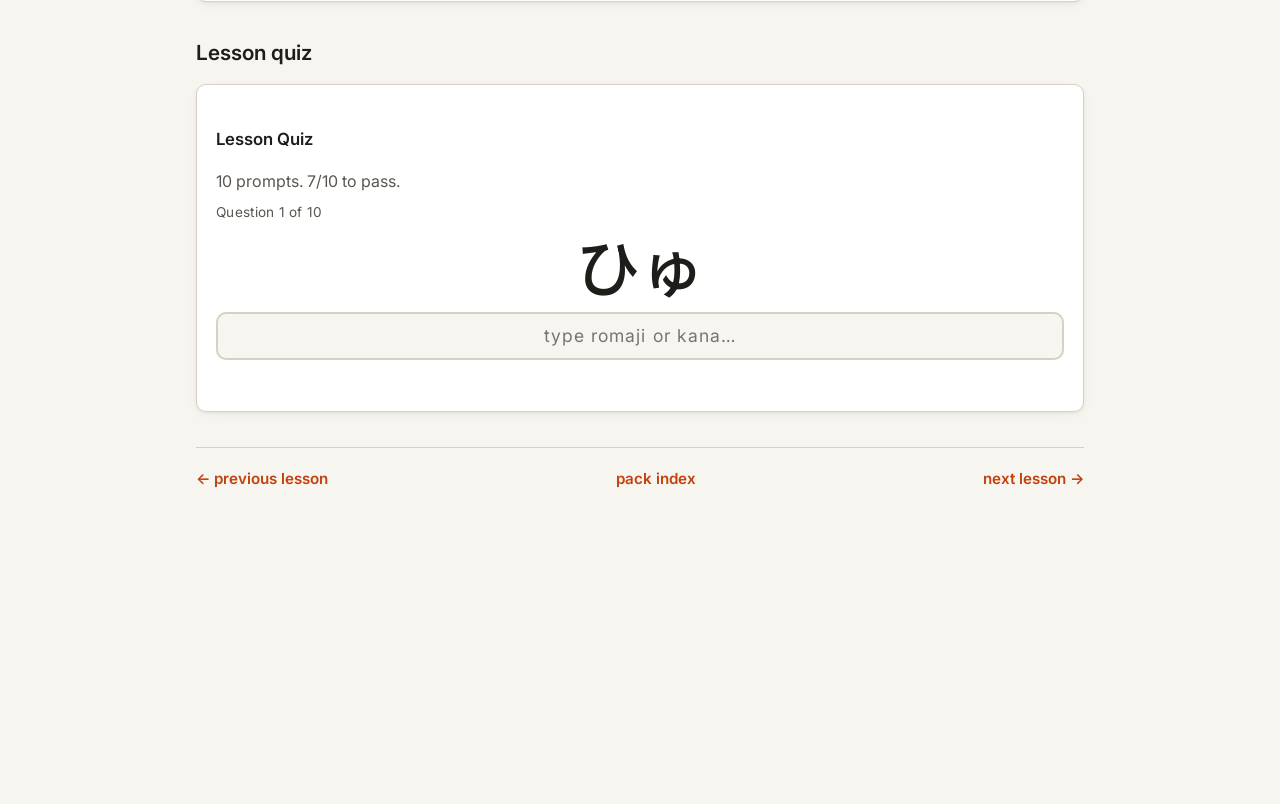
<file: hiragana/04-dakuten-yoon-quiz.html>
<!DOCTYPE html>
<html lang="en">
<head>
  <meta charset="UTF-8">
  <meta name="viewport" content="width=device-width, initial-scale=1.0">
  <title>Lesson 4: Dakuten, Yōon & Reading Drill · Pack 1 Hiragana · 2izzo/nihongo</title>
  <link rel="preconnect" href="https://fonts.googleapis.com">
  <link rel="preconnect" href="https://fonts.gstatic.com" crossorigin>
  <link rel="stylesheet" href="https://fonts.googleapis.com/css2?family=Inter:wght@400;600;700&family=Noto+Sans+JP:wght@400;500;700&display=swap">
  <link rel="stylesheet" href="shared/style.css">
</head>
<body>
  <main class="container" id="lesson-root"></main>

  <script src="shared/kana-data.js"></script>
  <script src="shared/keyboard-data.js"></script>
  <script src="shared/lesson-engine.js"></script>
  <script>
    // Lesson 4 is two passes: dakuten/handakuten first, then yōon.
    // We render both groups inline using the engine's kana grid + a custom intro.
    // The quiz pulls from ALL hiragana (lessons 1-4) — full Pack 1 mix.
    const dakutenKana = KANA_DATA.filter(k => k.lesson === 4 && k.row !== 'yoon');
    const yoonKana    = KANA_DATA.filter(k => k.row === 'yoon');
    const allKana     = KANA_DATA;  // full mix for the final quiz

    Lesson.init({
      number: 4,
      title: 'Dakuten, Yōon & Reading',
      intro: 'Two final patterns to unlock the rest of hiragana. Dakuten (the small " mark) voices a consonant — か becomes が, さ becomes ざ. Handakuten (the small ° mark, only on the H-row) turns H into P — は becomes ぱ. Yōon are combinations: a regular kana plus a small ゃ, ゅ, or ょ — き + ゃ becomes きゃ ("kya"), one syllable.',
      kana: dakutenKana,
      sections: [
        {
          title: 'Yōon — the small-y combinations',
          html: '<p>Wherever you see a small ゃ, ゅ, or ょ tucked next to another kana, treat them as one syllable. <strong>きょ</strong> is "kyo" (one beat), not "ki-yo" (two beats). The full set:</p>' + (function() {
            // Inline render the yōon grid because the engine renders only `config.kana`.
            const cards = yoonKana.map(k => `
              <div class="kana-card${k.irregular ? ' irregular' : ''}">
                ${k.irregular ? '<span class="irregular-flag">irregular</span>' : ''}
                <div class="glyph">${k.kana}</div>
                <div class="romaji">${k.romaji}</div>
                <div class="mnemonic">${k.mnemonic || ''}</div>
                <button class="audio-btn" type="button" onclick="(function(r){var a=new Audio('audio/'+r+'.mp3');a.play().catch(function(){});})('${k.romaji}')">▶  hear it</button>
              </div>
            `).join('');
            return `<div class="kana-grid">${cards}</div>`;
          })(),
        },
        {
          title: 'Long vowels & small つ',
          html: `<div class="note"><strong>Long vowels:</strong> Two vowels in a row usually mean "hold the first one longer." <em>おう</em> reads as <em>ō</em>, <em>えい</em> often reads as <em>ē</em>. Example: <strong>がっこう</strong> (school) is "gakkō," not "gakkou." <br><br><strong>Small っ (sokuon):</strong> A small つ doesn&apos;t make a sound — it doubles the next consonant. <strong>がっこう</strong> = "gak-kō" with a quick stop before the K. You'll see this constantly.</div>`,
        },
      ],
      readingDrill: READING_DRILL,
      quizPool: allKana,
      quiz: {
        count: 10,
        passing: 7,
        passMsg: 'Pack 1 complete. You can read all of hiragana — base, dakuten, yōon, the irregulars, and the long-vowel rule. Pack 2 (katakana) reuses everything you just learned: same vowel structure, same consonant rows, just different shapes.',
      },
      prevLesson: '03-h-m-y-r-w-n.html',
      nextLesson: 'index.html',
    });
  </script>
</body>
</html>
</file>
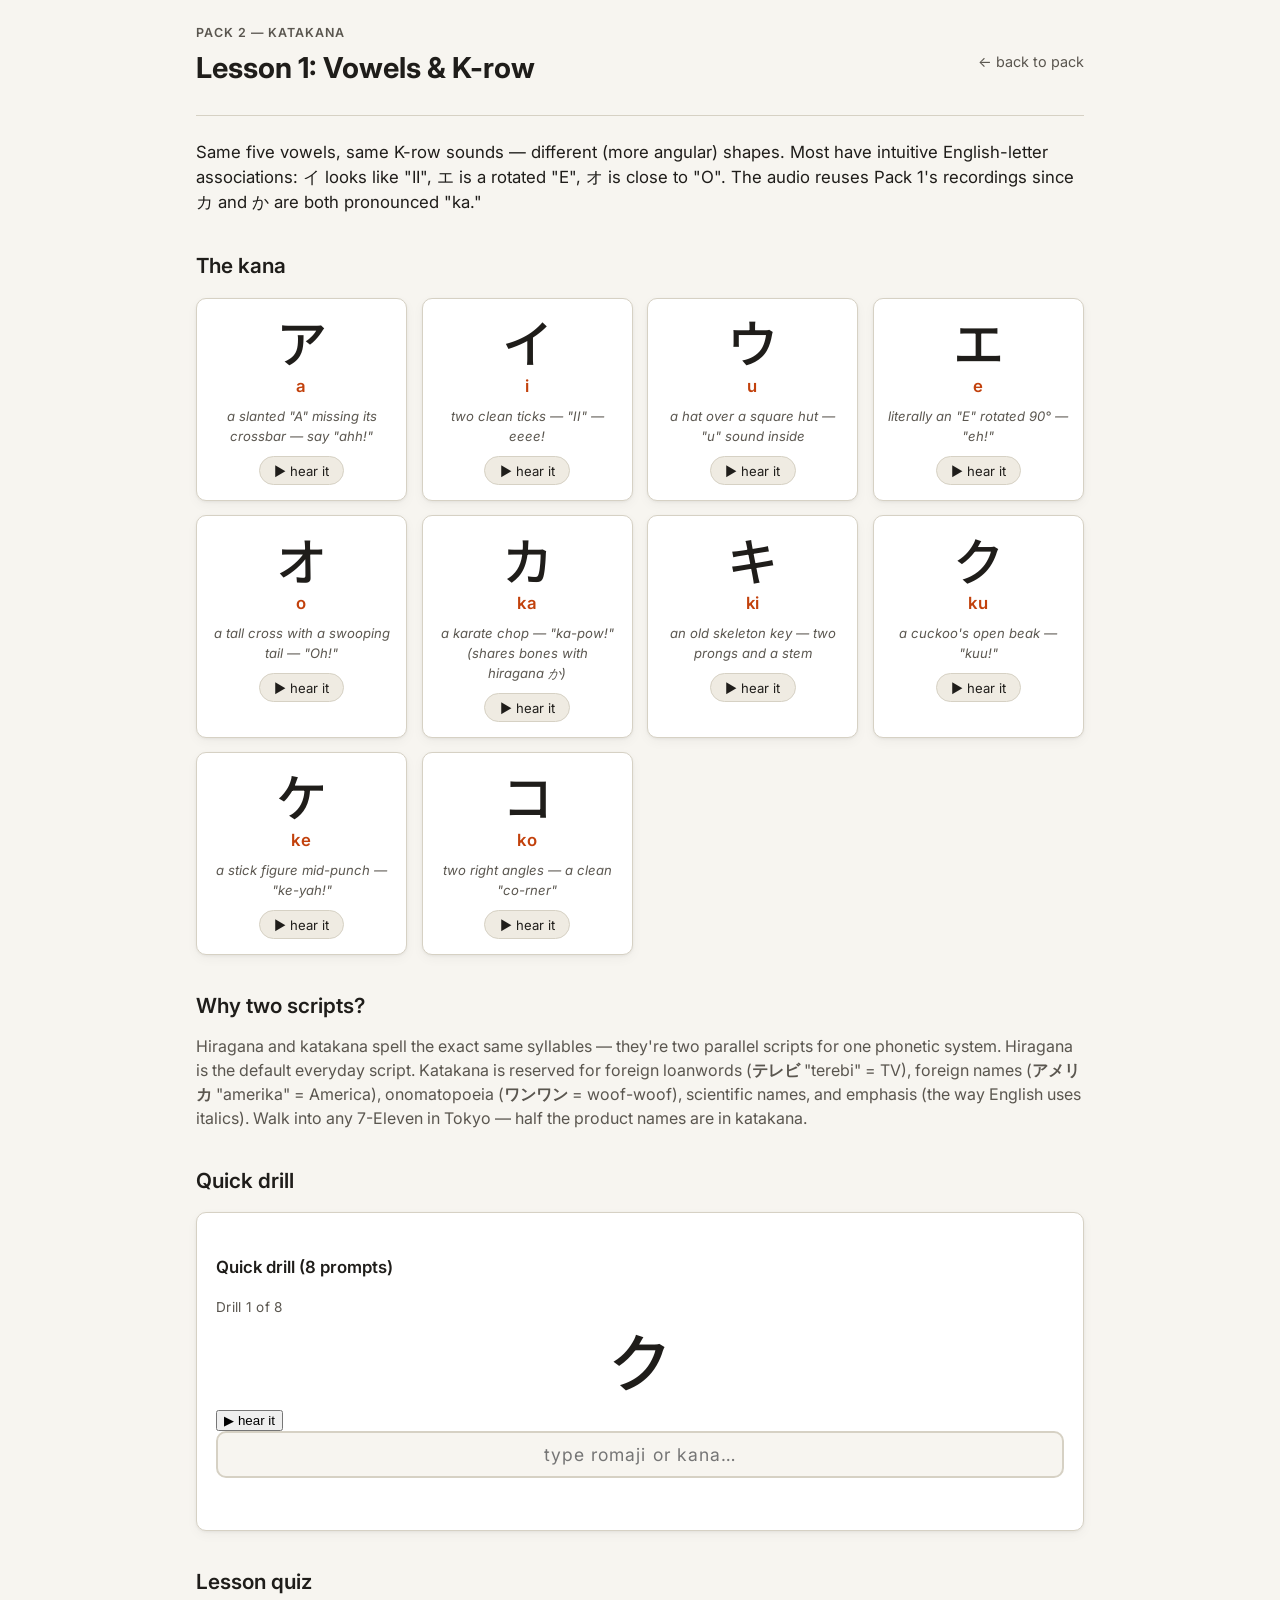
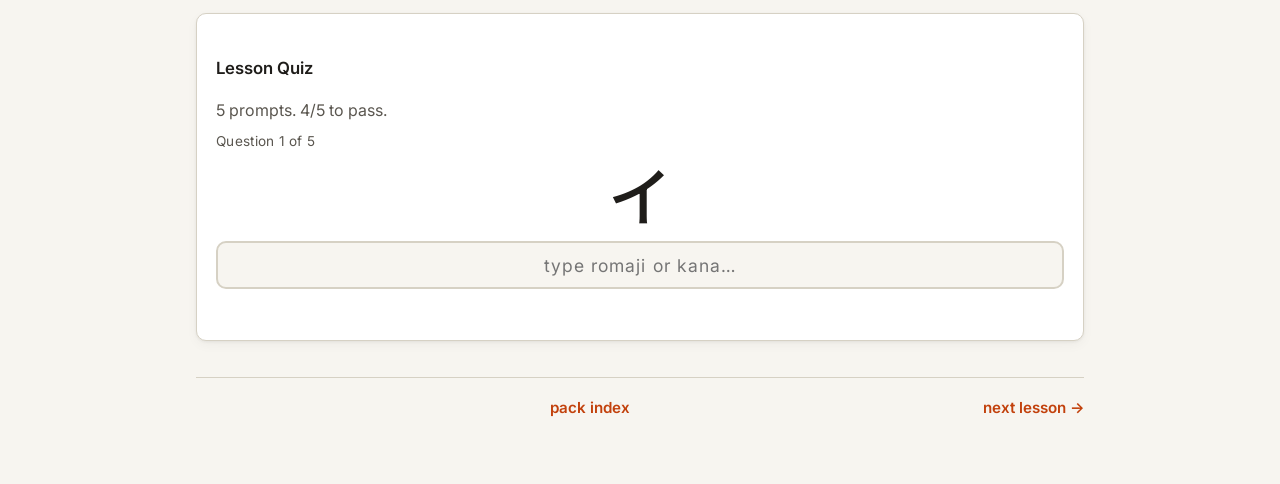
<file: katakana/01-vowels-and-k.html>
<!DOCTYPE html>
<html lang="en">
<head>
  <meta charset="UTF-8">
  <meta name="viewport" content="width=device-width, initial-scale=1.0">
  <title>Lesson 1: Vowels & K-row · Pack 2 Katakana · 2izzo/nihongo</title>
  <link rel="preconnect" href="https://fonts.googleapis.com">
  <link rel="preconnect" href="https://fonts.gstatic.com" crossorigin>
  <link rel="stylesheet" href="https://fonts.googleapis.com/css2?family=Inter:wght@400;600;700&family=Noto+Sans+JP:wght@400;500;700&display=swap">
  <link rel="stylesheet" href="../hiragana/shared/style.css">
</head>
<body>
  <main class="container" id="lesson-root"></main>

  <script src="shared/katakana-data.js"></script>
  <script src="../hiragana/shared/lesson-engine.js"></script>
  <script>
    const lesson1Kana = KATAKANA_DATA.filter(k => k.lesson === 1);

    Lesson.init({
      number: 1,
      title: 'Vowels & K-row',
      pack: 'Pack 2 — Katakana',
      audioPath: '../hiragana/audio/',
      intro: 'Same five vowels, same K-row sounds — different (more angular) shapes. Most have intuitive English-letter associations: イ looks like "II", エ is a rotated "E", オ is close to "O". The audio reuses Pack 1\'s recordings since カ and か are both pronounced "ka."',
      kana: lesson1Kana,
      sections: [
        {
          title: 'Why two scripts?',
          html: '<p>Hiragana and katakana spell the exact same syllables — they\'re two parallel scripts for one phonetic system. Hiragana is the default everyday script. Katakana is reserved for foreign loanwords (<strong>テレビ</strong> "terebi" = TV), foreign names (<strong>アメリカ</strong> "amerika" = America), onomatopoeia (<strong>ワンワン</strong> = woof-woof), scientific names, and emphasis (the way English uses italics). Walk into any 7-Eleven in Tokyo — half the product names are in katakana.</p>',
        },
      ],
      miniDrill: { count: 8, label: 'Quick drill (8 prompts)' },
      quiz: {
        count: 5,
        passing: 4,
        passMsg: 'Vowels and K-row — done in katakana too. The skeleton of the syllabary is in place. Lesson 2 stacks S, T, and N rows on top.',
      },
      prevLesson: null,
      nextLesson: '02-s-t-n.html',
    });
  </script>
</body>
</html>
</file>
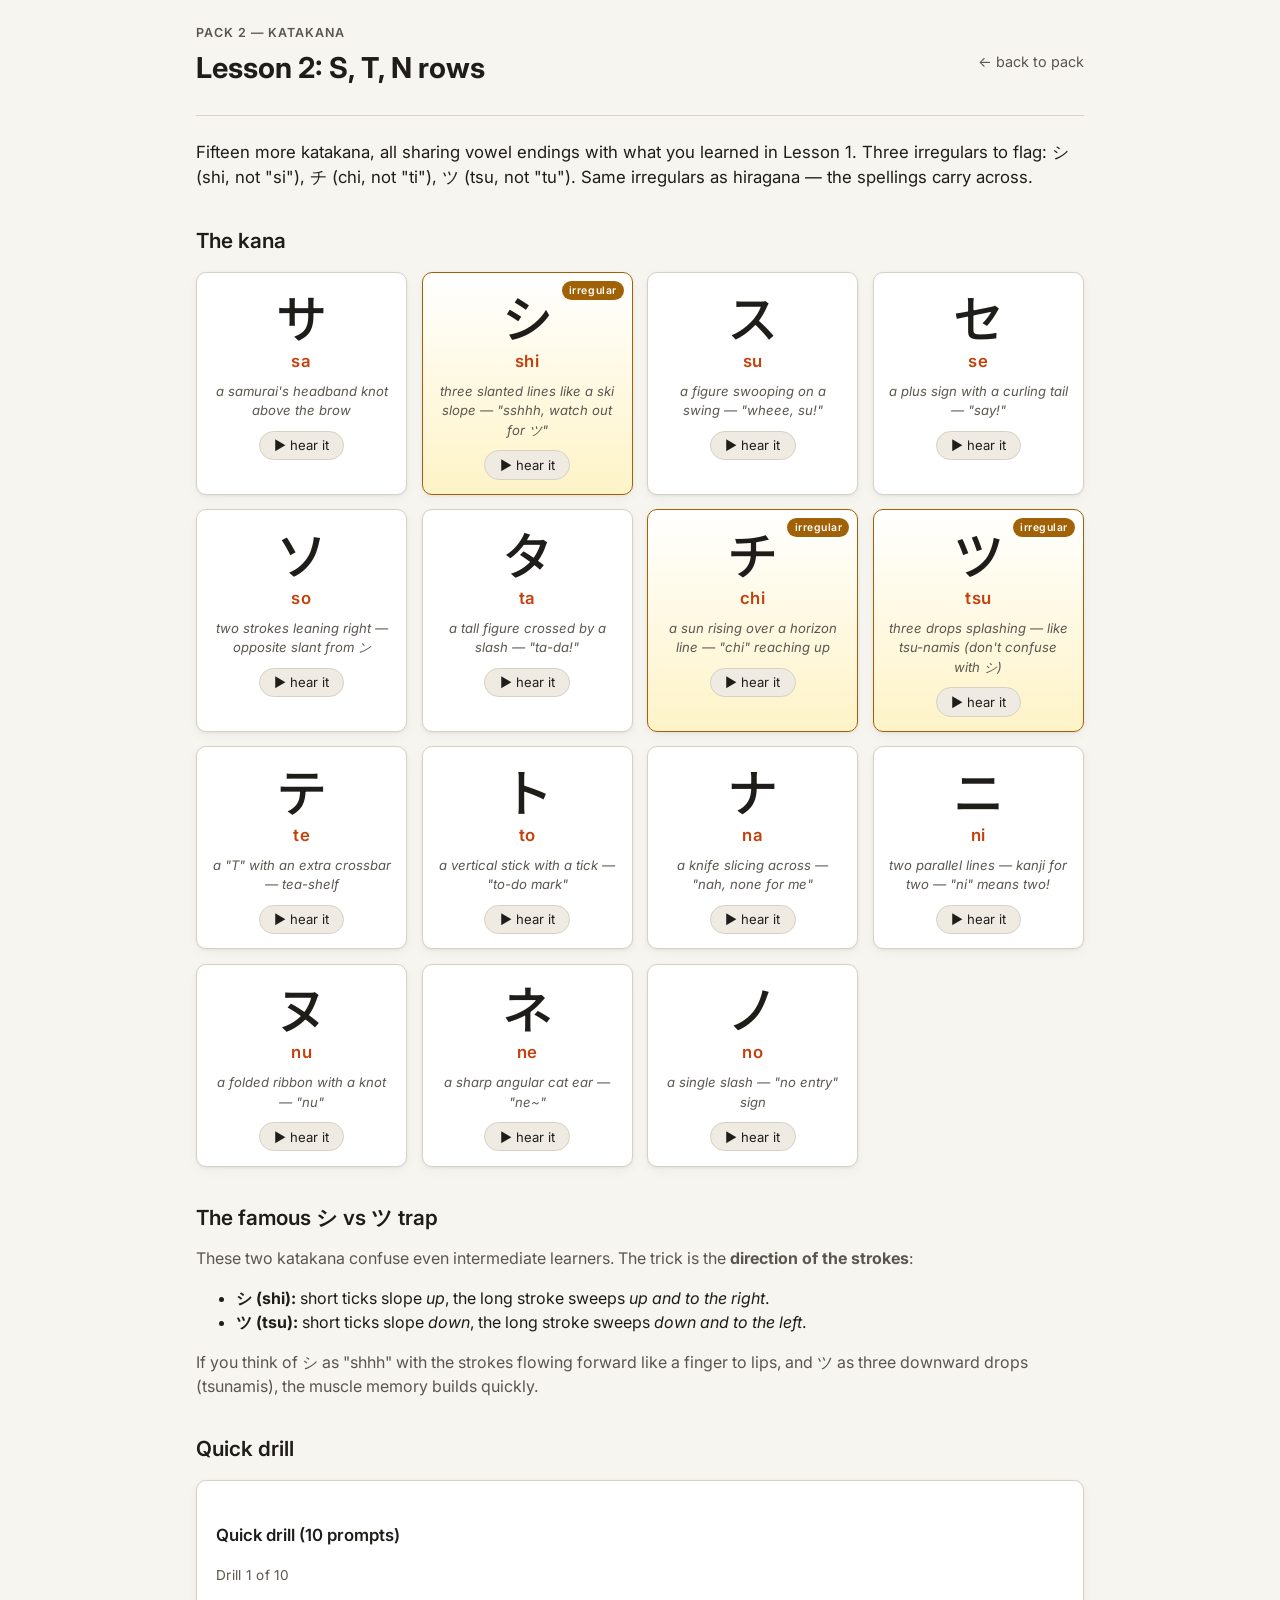
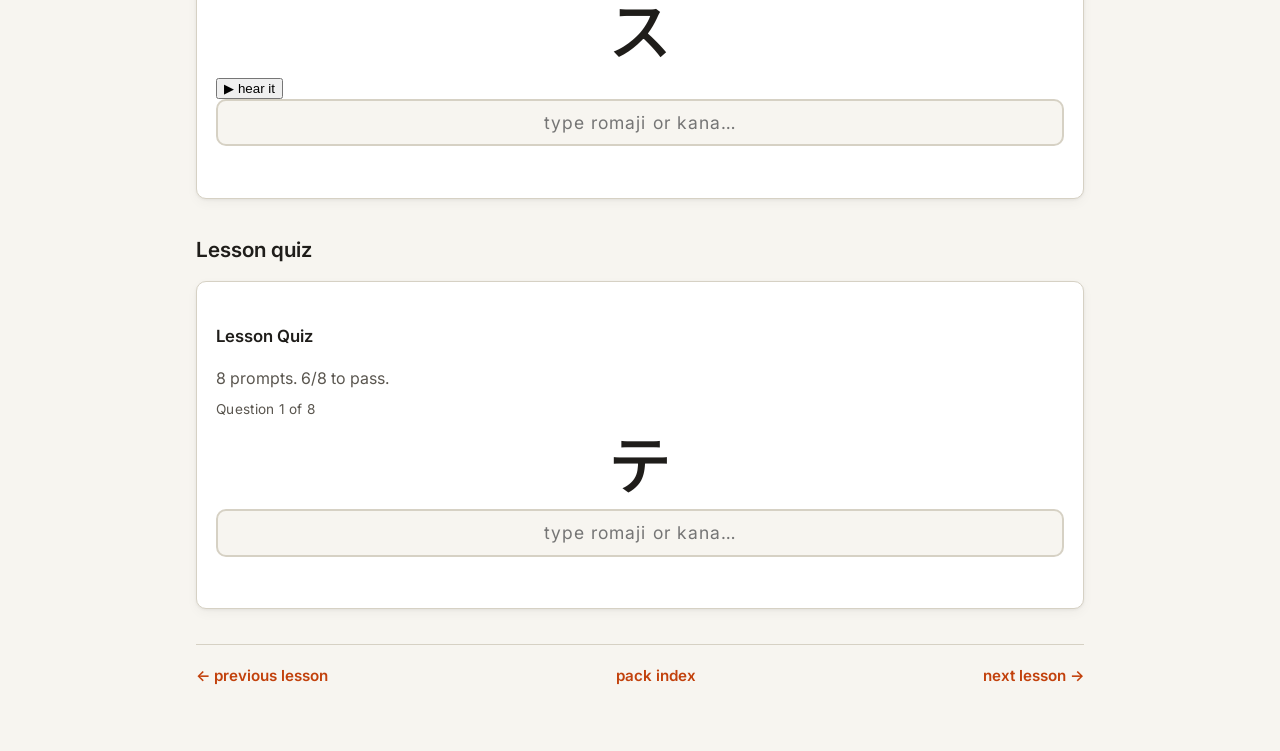
<file: katakana/02-s-t-n.html>
<!DOCTYPE html>
<html lang="en">
<head>
  <meta charset="UTF-8">
  <meta name="viewport" content="width=device-width, initial-scale=1.0">
  <title>Lesson 2: S, T, N rows · Pack 2 Katakana · 2izzo/nihongo</title>
  <link rel="preconnect" href="https://fonts.googleapis.com">
  <link rel="preconnect" href="https://fonts.gstatic.com" crossorigin>
  <link rel="stylesheet" href="https://fonts.googleapis.com/css2?family=Inter:wght@400;600;700&family=Noto+Sans+JP:wght@400;500;700&display=swap">
  <link rel="stylesheet" href="../hiragana/shared/style.css">
</head>
<body>
  <main class="container" id="lesson-root"></main>

  <script src="shared/katakana-data.js"></script>
  <script src="../hiragana/shared/lesson-engine.js"></script>
  <script>
    const lesson2Kana = KATAKANA_DATA.filter(k => k.lesson === 2);

    Lesson.init({
      number: 2,
      title: 'S, T, N rows',
      pack: 'Pack 2 — Katakana',
      audioPath: '../hiragana/audio/',
      intro: 'Fifteen more katakana, all sharing vowel endings with what you learned in Lesson 1. Three irregulars to flag: シ (shi, not "si"), チ (chi, not "ti"), ツ (tsu, not "tu"). Same irregulars as hiragana — the spellings carry across.',
      kana: lesson2Kana,
      sections: [
        {
          title: 'The famous シ vs ツ trap',
          html: '<p>These two katakana confuse even intermediate learners. The trick is the <strong>direction of the strokes</strong>:</p><ul><li><strong>シ (shi):</strong> short ticks slope <em>up</em>, the long stroke sweeps <em>up and to the right</em>.</li><li><strong>ツ (tsu):</strong> short ticks slope <em>down</em>, the long stroke sweeps <em>down and to the left</em>.</li></ul><p>If you think of シ as "shhh" with the strokes flowing forward like a finger to lips, and ツ as three downward drops (tsunamis), the muscle memory builds quickly.</p>',
        },
      ],
      miniDrill: { count: 10, label: 'Quick drill (10 prompts)' },
      quiz: {
        count: 8,
        passing: 6,
        passMsg: 'S/T/N row done. The irregulars (シ, チ, ツ) are the same as hiragana — same Hepburn quirks. Lesson 3 finishes the base 46.',
      },
      prevLesson: '01-vowels-and-k.html',
      nextLesson: '03-h-m-y-r-w-n.html',
    });
  </script>
</body>
</html>
</file>
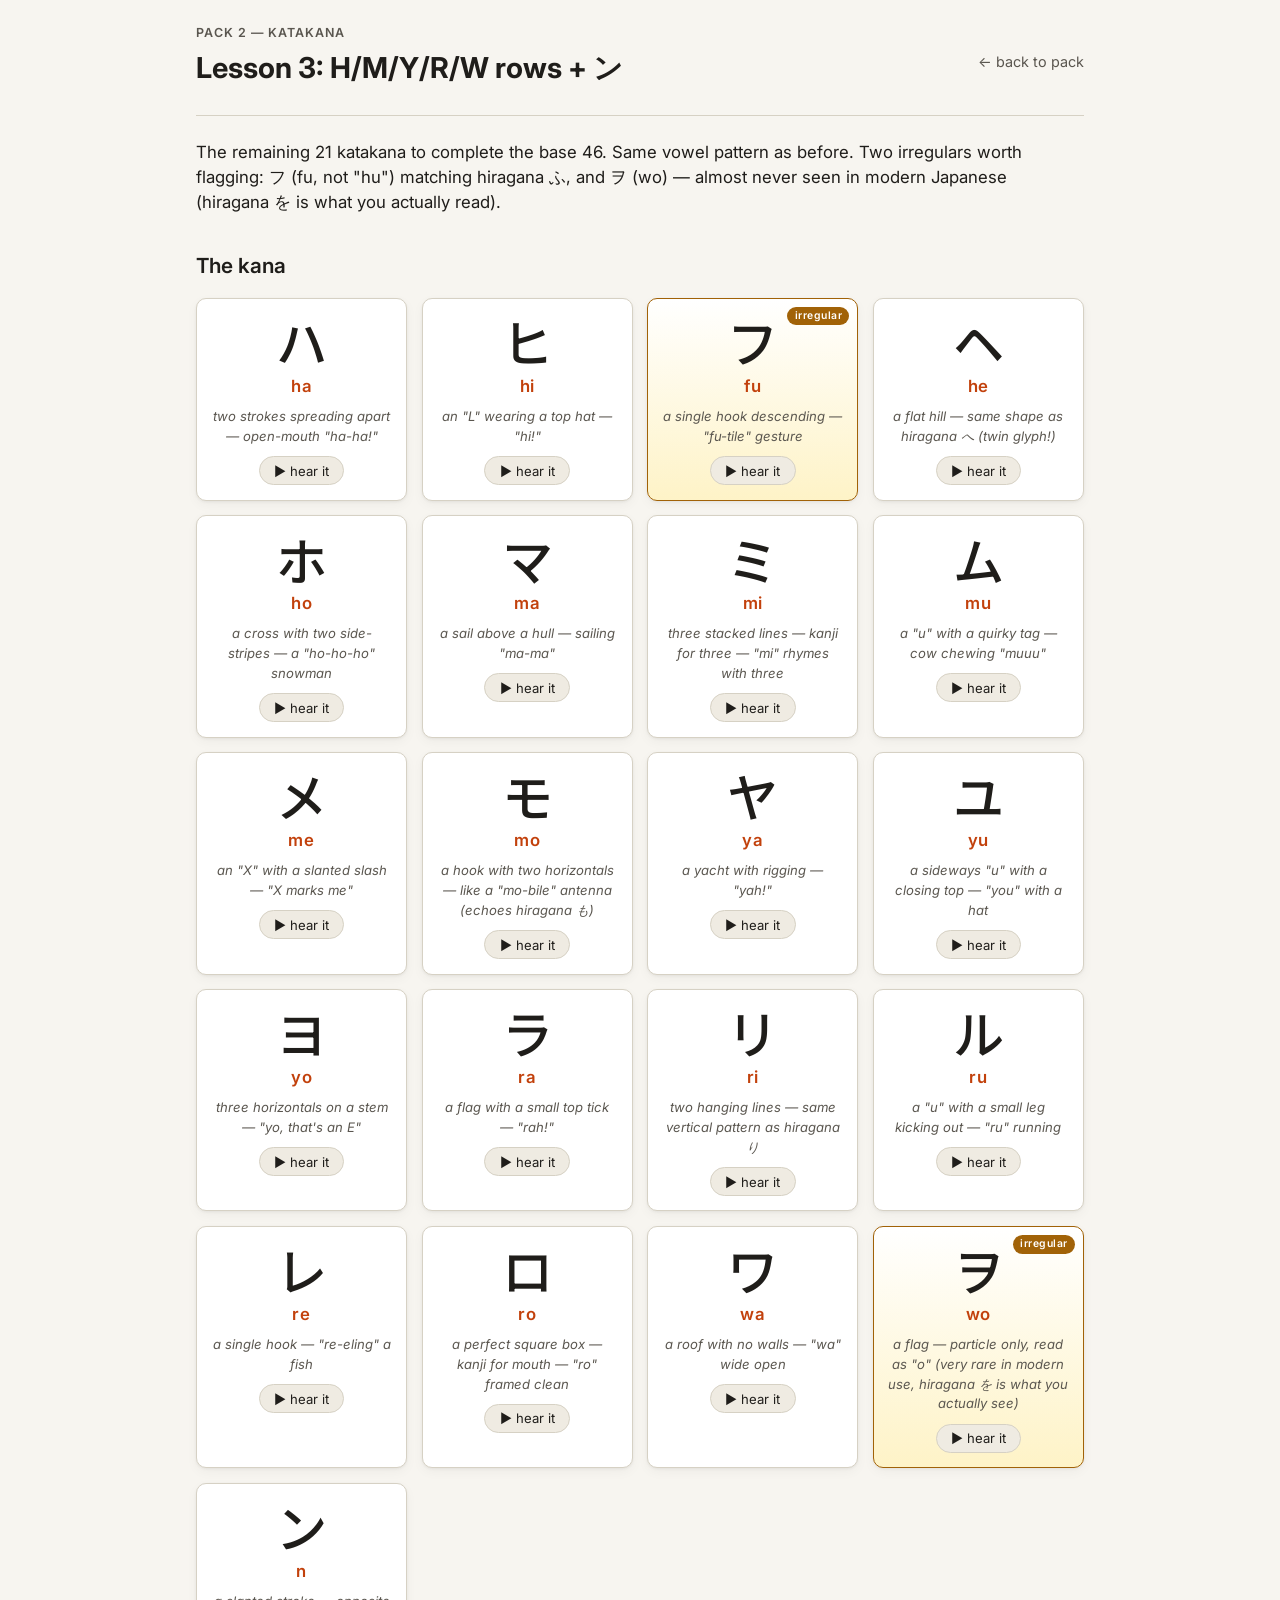
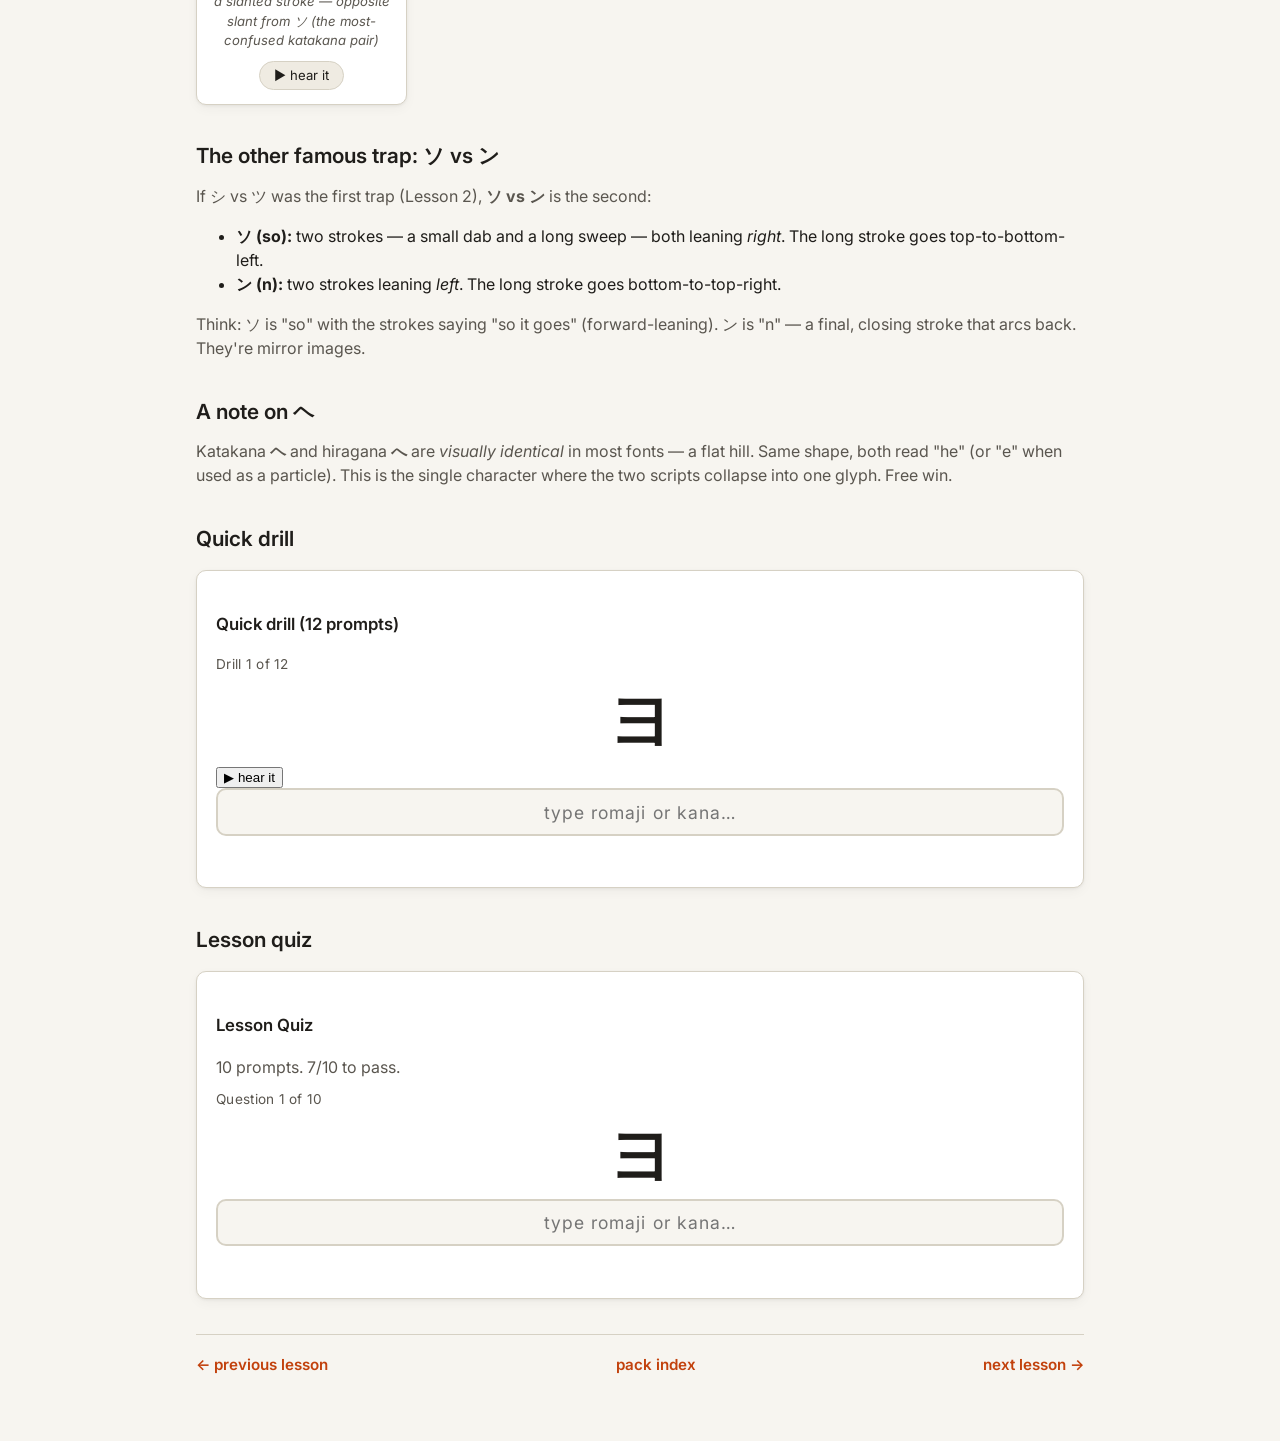
<file: katakana/03-h-m-y-r-w-n.html>
<!DOCTYPE html>
<html lang="en">
<head>
  <meta charset="UTF-8">
  <meta name="viewport" content="width=device-width, initial-scale=1.0">
  <title>Lesson 3: H/M/Y/R/W + ン · Pack 2 Katakana · 2izzo/nihongo</title>
  <link rel="preconnect" href="https://fonts.googleapis.com">
  <link rel="preconnect" href="https://fonts.gstatic.com" crossorigin>
  <link rel="stylesheet" href="https://fonts.googleapis.com/css2?family=Inter:wght@400;600;700&family=Noto+Sans+JP:wght@400;500;700&display=swap">
  <link rel="stylesheet" href="../hiragana/shared/style.css">
</head>
<body>
  <main class="container" id="lesson-root"></main>

  <script src="shared/katakana-data.js"></script>
  <script src="../hiragana/shared/lesson-engine.js"></script>
  <script>
    const lesson3Kana = KATAKANA_DATA.filter(k => k.lesson === 3);

    Lesson.init({
      number: 3,
      title: 'H/M/Y/R/W rows + ン',
      pack: 'Pack 2 — Katakana',
      audioPath: '../hiragana/audio/',
      intro: 'The remaining 21 katakana to complete the base 46. Same vowel pattern as before. Two irregulars worth flagging: フ (fu, not "hu") matching hiragana ふ, and ヲ (wo) — almost never seen in modern Japanese (hiragana を is what you actually read).',
      kana: lesson3Kana,
      sections: [
        {
          title: 'The other famous trap: ソ vs ン',
          html: '<p>If シ vs ツ was the first trap (Lesson 2), <strong>ソ vs ン</strong> is the second:</p><ul><li><strong>ソ (so):</strong> two strokes — a small dab and a long sweep — both leaning <em>right</em>. The long stroke goes top-to-bottom-left.</li><li><strong>ン (n):</strong> two strokes leaning <em>left</em>. The long stroke goes bottom-to-top-right.</li></ul><p>Think: ソ is "so" with the strokes saying "so it goes" (forward-leaning). ン is "n" — a final, closing stroke that arcs back. They\'re mirror images.</p>',
        },
        {
          title: 'A note on ヘ',
          html: '<p>Katakana <strong>ヘ</strong> and hiragana <strong>へ</strong> are <em>visually identical</em> in most fonts — a flat hill. Same shape, both read "he" (or "e" when used as a particle). This is the single character where the two scripts collapse into one glyph. Free win.</p>',
        },
      ],
      miniDrill: { count: 12, label: 'Quick drill (12 prompts)' },
      quiz: {
        count: 10,
        passing: 7,
        passMsg: 'All 46 base katakana done. The two famous traps (シ/ツ, ソ/ン) are now wired into your visual memory. Lesson 4 layers on dakuten, handakuten, and yōon — same patterns as hiragana.',
      },
      prevLesson: '02-s-t-n.html',
      nextLesson: '04-dakuten-yoon-quiz.html',
    });
  </script>
</body>
</html>
</file>
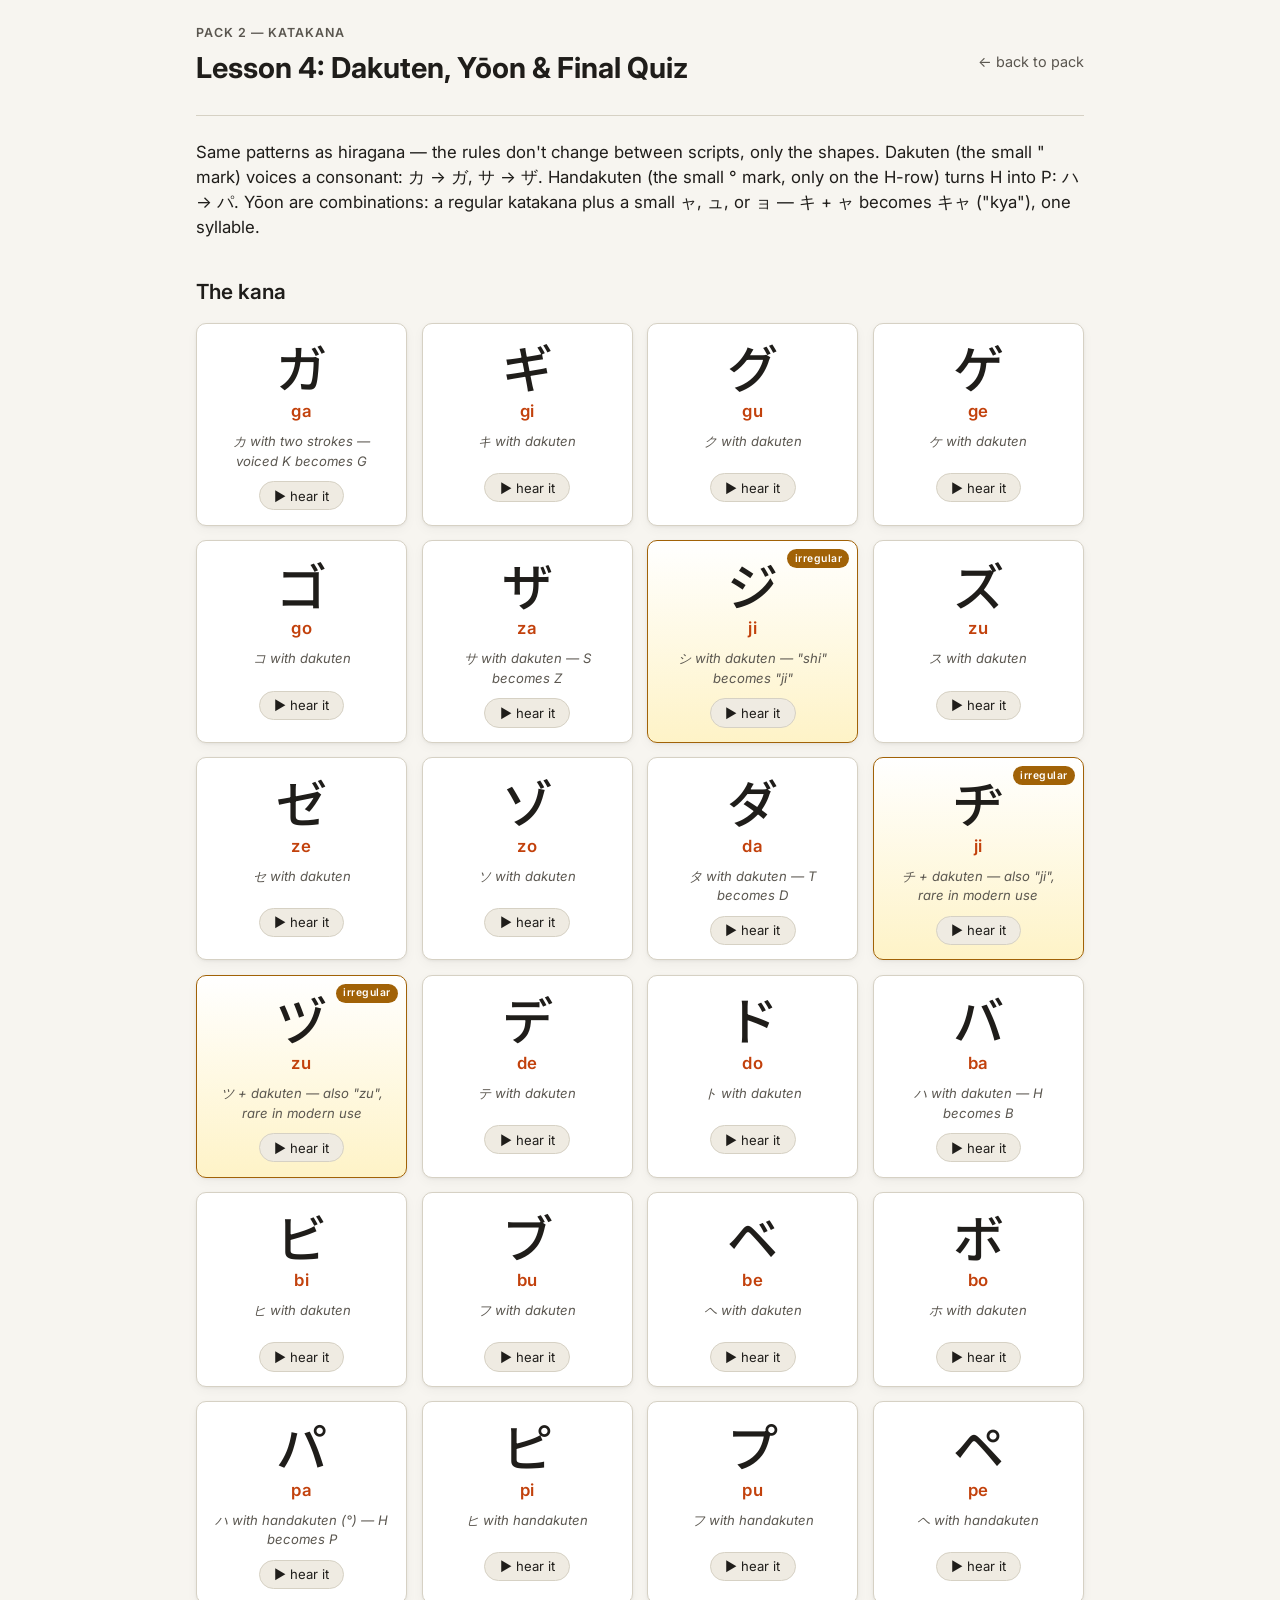
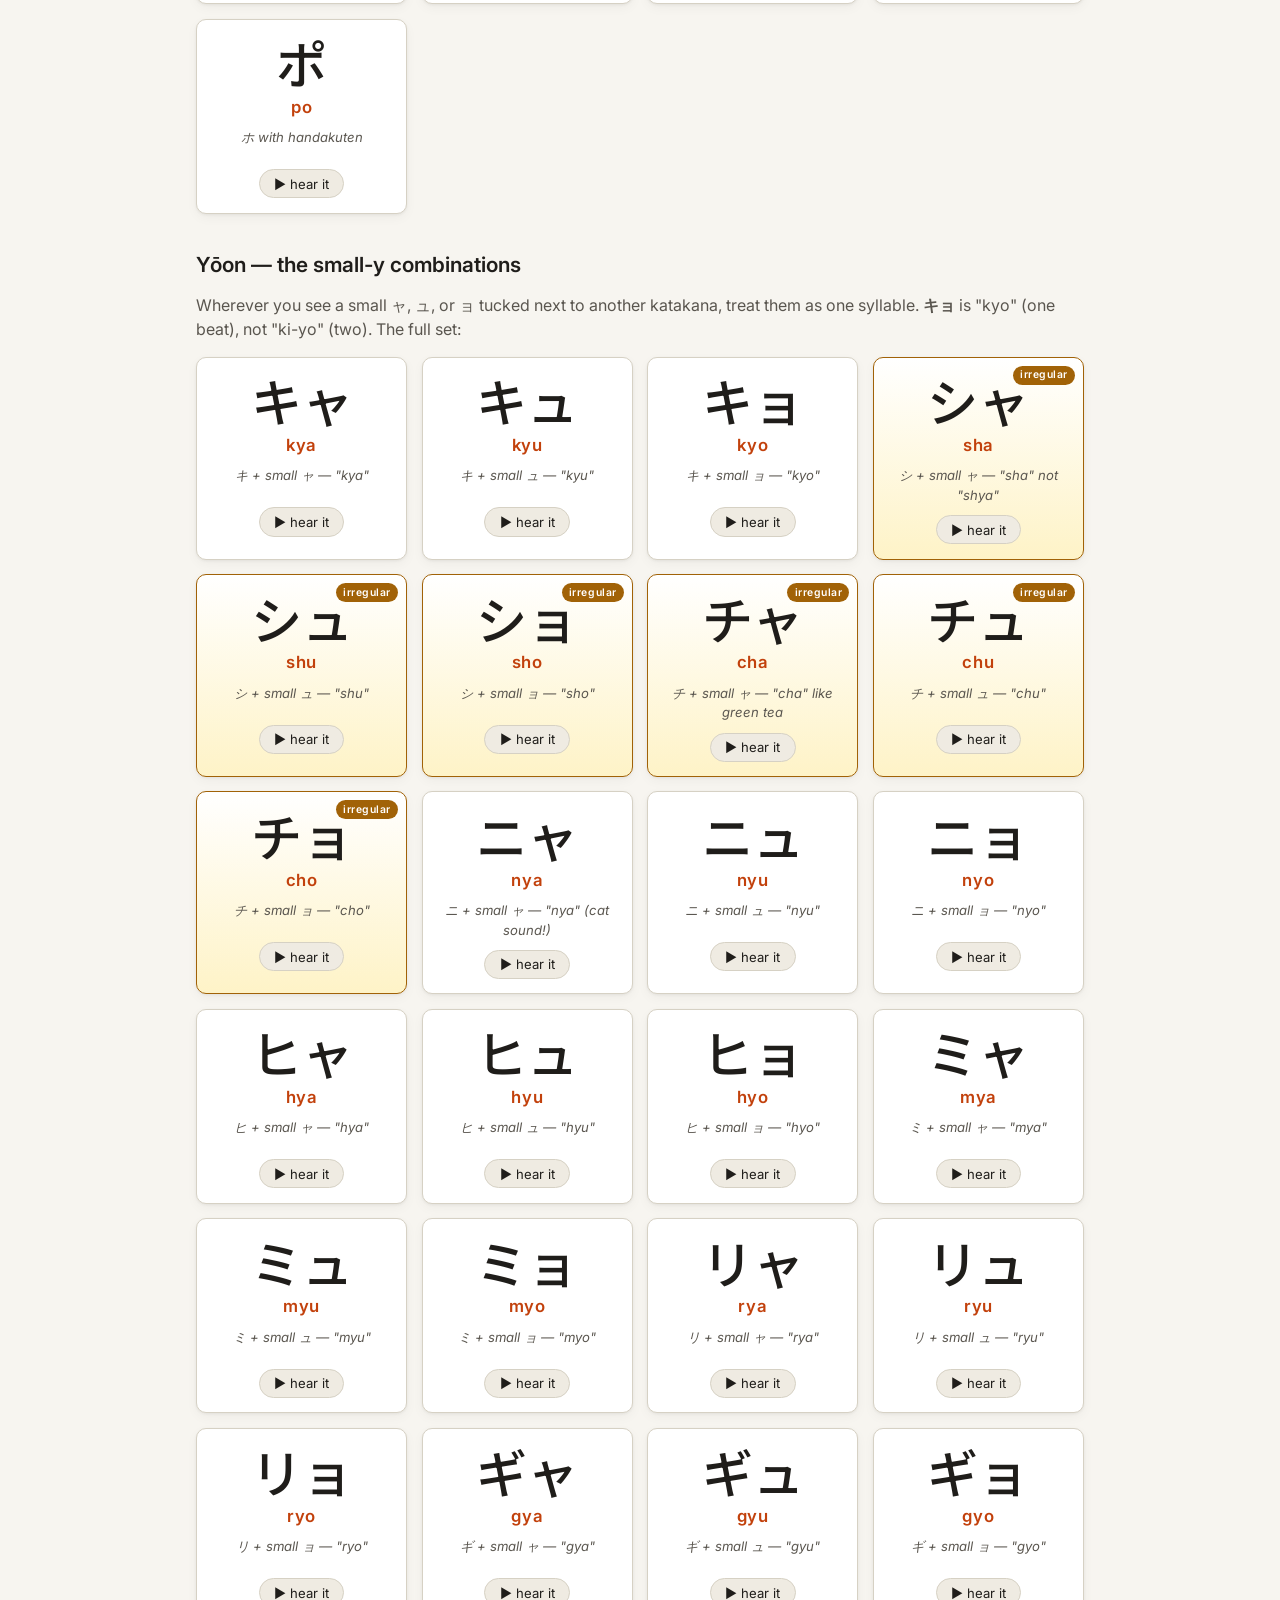
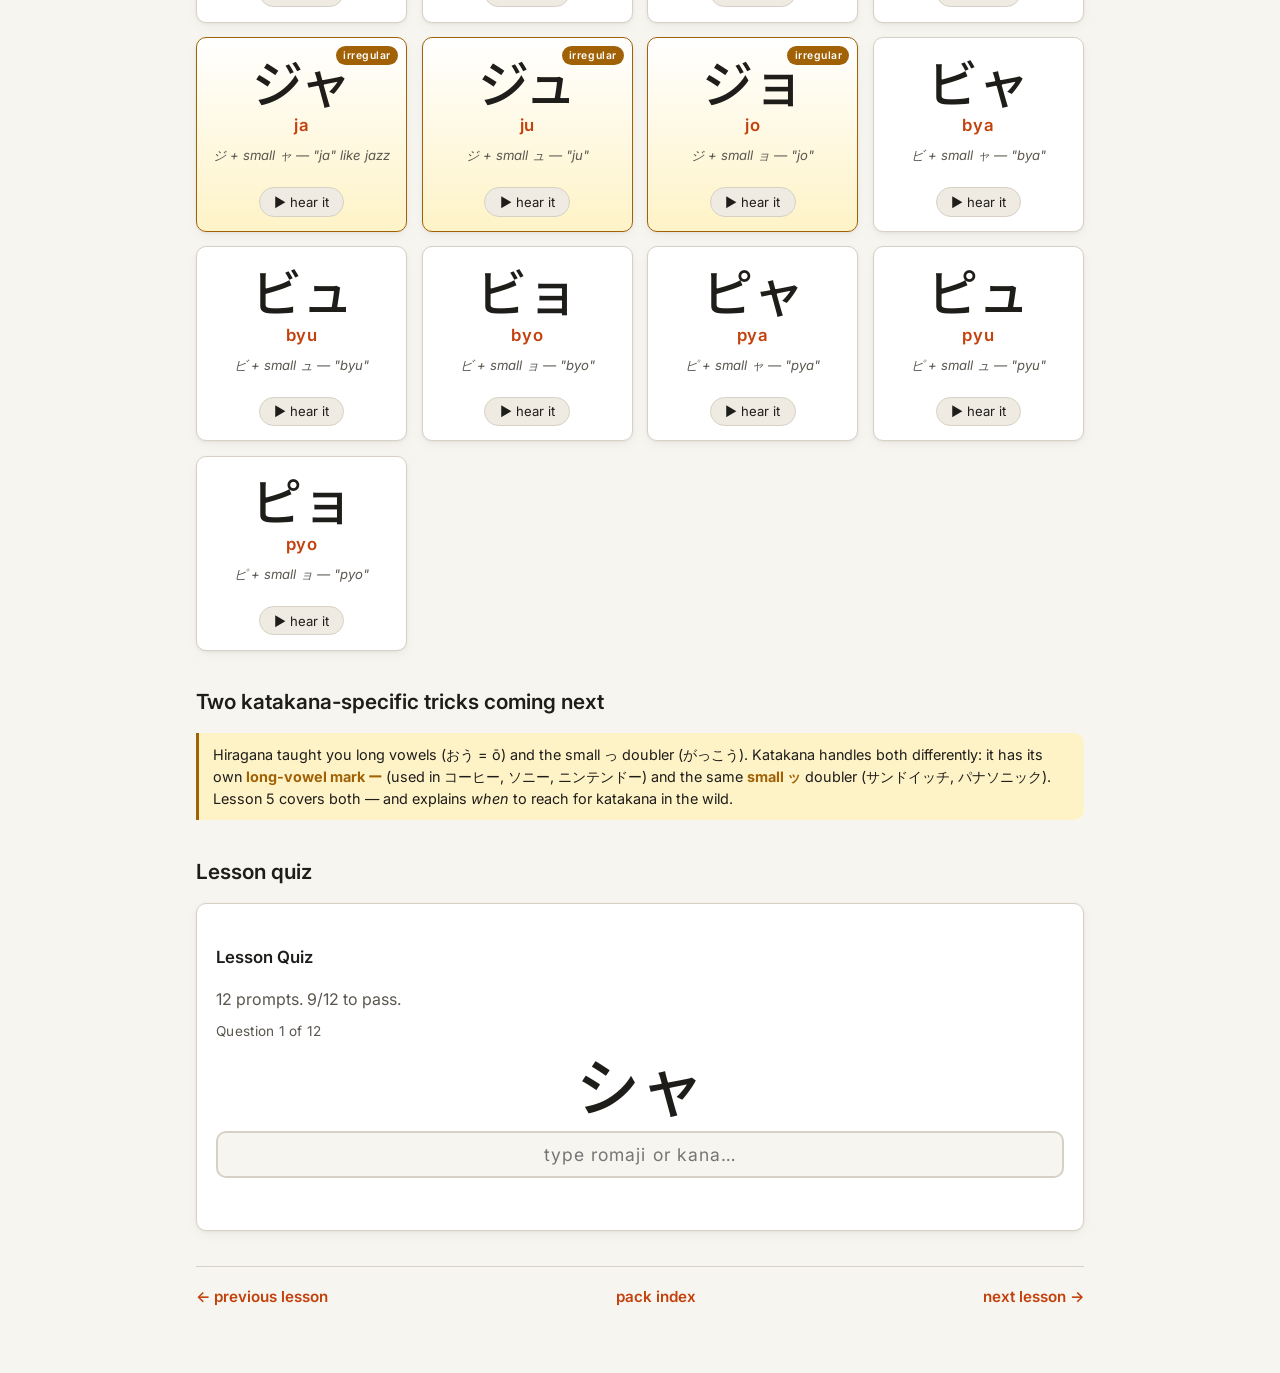
<file: katakana/04-dakuten-yoon-quiz.html>
<!DOCTYPE html>
<html lang="en">
<head>
  <meta charset="UTF-8">
  <meta name="viewport" content="width=device-width, initial-scale=1.0">
  <title>Lesson 4: Dakuten, Yōon & Final Quiz · Pack 2 Katakana · 2izzo/nihongo</title>
  <link rel="preconnect" href="https://fonts.googleapis.com">
  <link rel="preconnect" href="https://fonts.gstatic.com" crossorigin>
  <link rel="stylesheet" href="https://fonts.googleapis.com/css2?family=Inter:wght@400;600;700&family=Noto+Sans+JP:wght@400;500;700&display=swap">
  <link rel="stylesheet" href="../hiragana/shared/style.css">
</head>
<body>
  <main class="container" id="lesson-root"></main>

  <script src="shared/katakana-data.js"></script>
  <script src="../hiragana/shared/lesson-engine.js"></script>
  <script>
    // Lesson 4 mirrors hiragana Lesson 4: dakuten/handakuten first, then yōon
    // rendered inline, then a final quiz across all 104 katakana.
    const dakutenKana = KATAKANA_DATA.filter(k => k.lesson === 4 && k.row !== 'yoon');
    const yoonKana    = KATAKANA_DATA.filter(k => k.row === 'yoon');
    const allKana     = KATAKANA_DATA;

    Lesson.init({
      number: 4,
      title: 'Dakuten, Yōon & Final Quiz',
      pack: 'Pack 2 — Katakana',
      audioPath: '../hiragana/audio/',
      intro: 'Same patterns as hiragana — the rules don\'t change between scripts, only the shapes. Dakuten (the small " mark) voices a consonant: カ → ガ, サ → ザ. Handakuten (the small ° mark, only on the H-row) turns H into P: ハ → パ. Yōon are combinations: a regular katakana plus a small ャ, ュ, or ョ — キ + ャ becomes キャ ("kya"), one syllable.',
      kana: dakutenKana,
      sections: [
        {
          title: 'Yōon — the small-y combinations',
          html: '<p>Wherever you see a small ャ, ュ, or ョ tucked next to another katakana, treat them as one syllable. <strong>キョ</strong> is "kyo" (one beat), not "ki-yo" (two). The full set:</p>' + (function() {
            // Inline render the yōon grid using Lesson.playAudio so the audio
            // path config (../hiragana/audio/) is honored.
            const cards = yoonKana.map(k => `
              <div class="kana-card${k.irregular ? ' irregular' : ''}">
                ${k.irregular ? '<span class="irregular-flag">irregular</span>' : ''}
                <div class="glyph">${k.kana}</div>
                <div class="romaji">${k.romaji}</div>
                <div class="mnemonic">${k.mnemonic || ''}</div>
                <button class="audio-btn" type="button" onclick="Lesson.playAudio('${k.romaji}')">▶  hear it</button>
              </div>
            `).join('');
            return `<div class="kana-grid">${cards}</div>`;
          })(),
        },
        {
          title: 'Two katakana-specific tricks coming next',
          html: '<div class="note">Hiragana taught you long vowels (おう = ō) and the small っ doubler (がっこう). Katakana handles both differently: it has its own <strong>long-vowel mark ー</strong> (used in コーヒー, ソニー, ニンテンドー) and the same <strong>small ッ</strong> doubler (サンドイッチ, パナソニック). Lesson 5 covers both — and explains <em>when</em> to reach for katakana in the wild.</div>',
        },
      ],
      quizPool: allKana,
      quiz: {
        count: 12,
        passing: 9,
        passMsg: 'All 104 katakana — base, dakuten, yōon, irregulars — passed. Two scripts down. Lesson 5 ties it together with the long-vowel mark, the doubler, and the loanwords/proper nouns where katakana lives.',
      },
      prevLesson: '03-h-m-y-r-w-n.html',
      nextLesson: '05-long-vowels-and-usage.html',
    });
  </script>
</body>
</html>
</file>
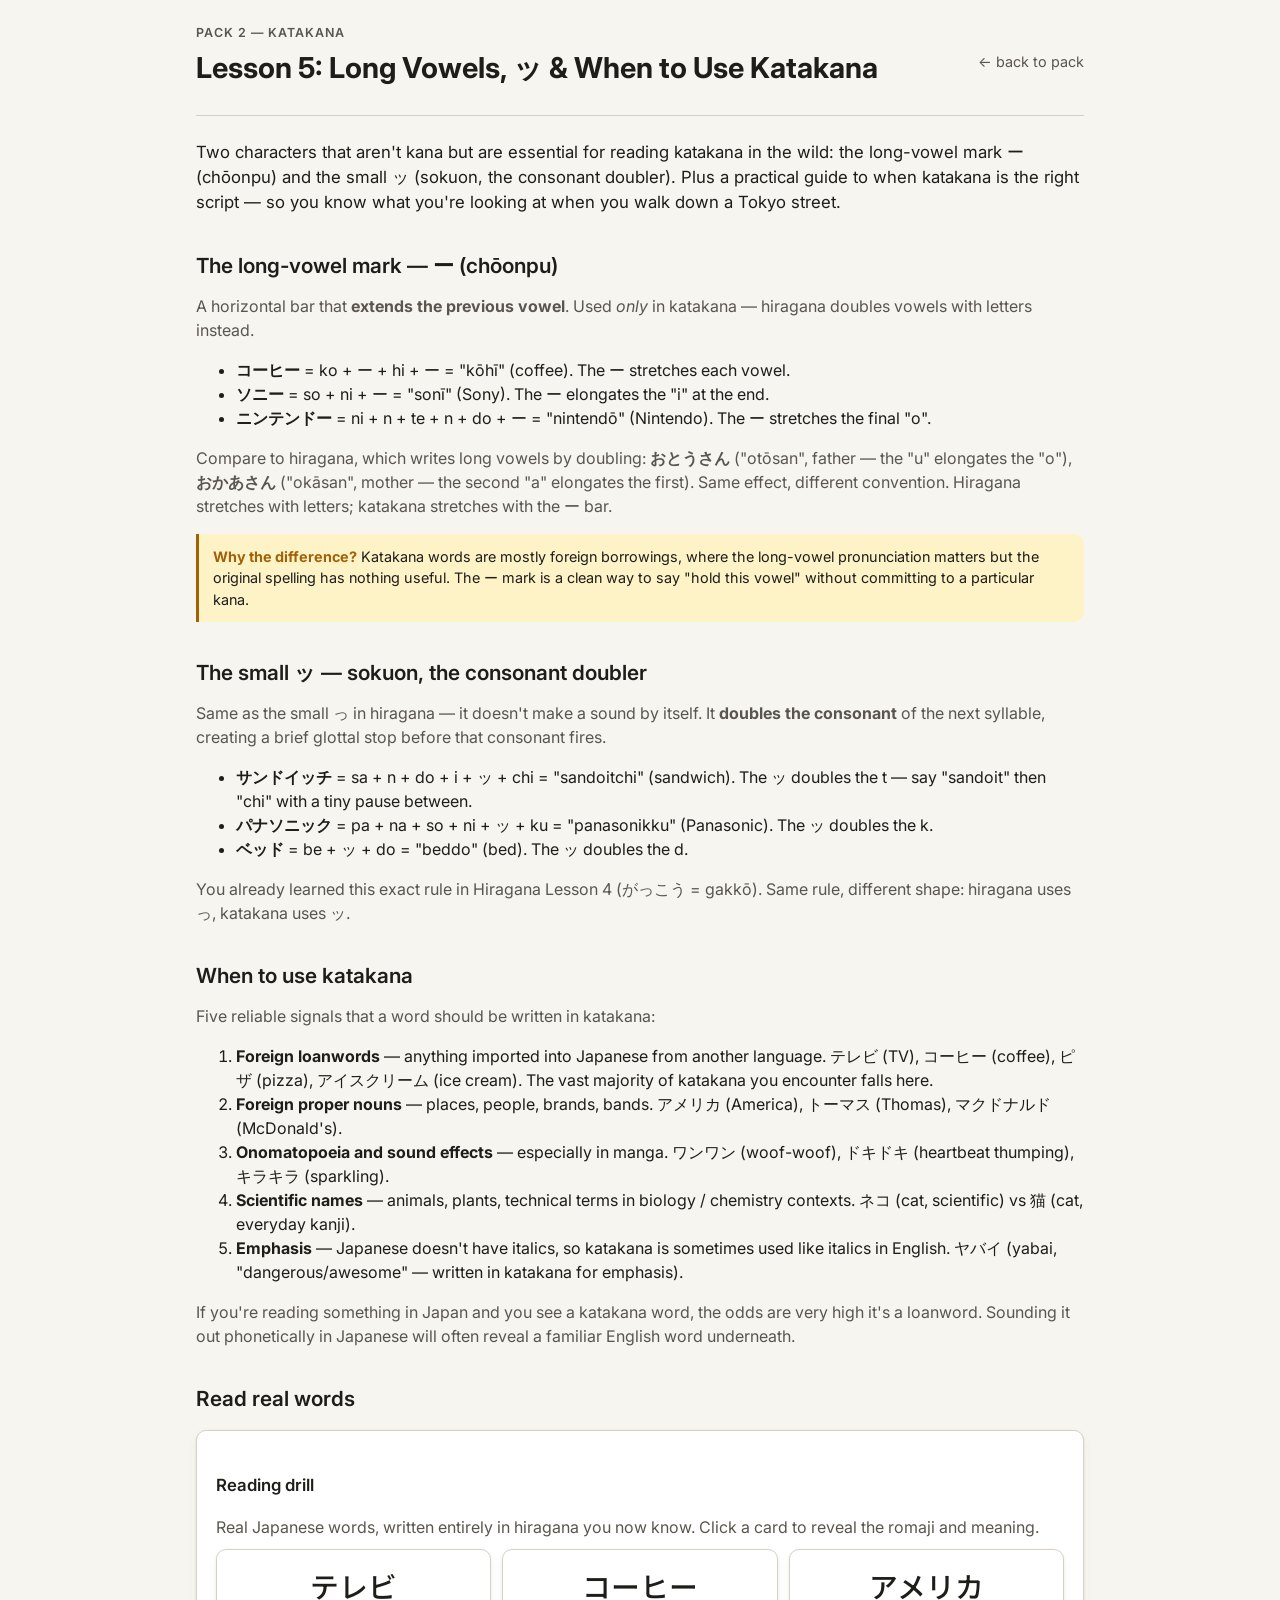
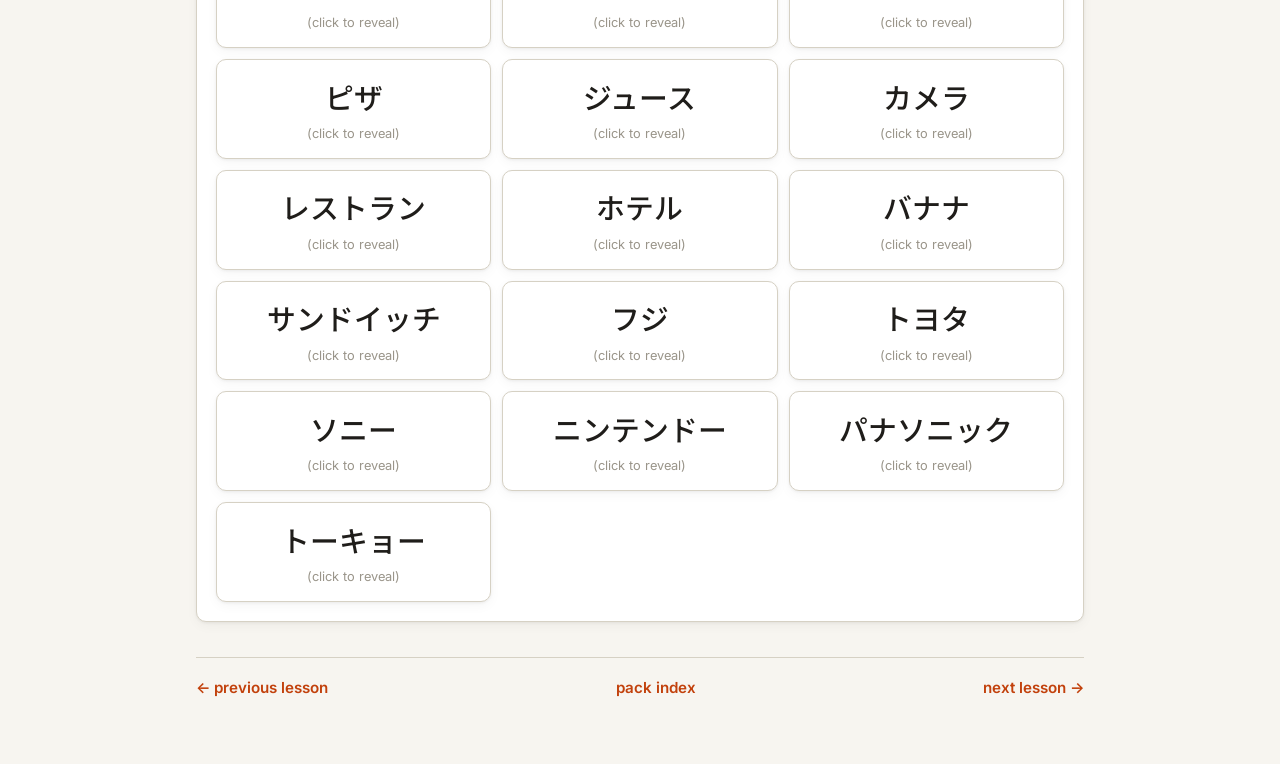
<file: katakana/05-long-vowels-and-usage.html>
<!DOCTYPE html>
<html lang="en">
<head>
  <meta charset="UTF-8">
  <meta name="viewport" content="width=device-width, initial-scale=1.0">
  <title>Lesson 5: Long Vowels, ッ & Usage · Pack 2 Katakana · 2izzo/nihongo</title>
  <link rel="preconnect" href="https://fonts.googleapis.com">
  <link rel="preconnect" href="https://fonts.gstatic.com" crossorigin>
  <link rel="stylesheet" href="https://fonts.googleapis.com/css2?family=Inter:wght@400;600;700&family=Noto+Sans+JP:wght@400;500;700&display=swap">
  <link rel="stylesheet" href="../hiragana/shared/style.css">
</head>
<body>
  <main class="container" id="lesson-root"></main>

  <script src="shared/katakana-data.js"></script>
  <script src="../hiragana/shared/lesson-engine.js"></script>
  <script>
    // Lesson 5 has no kana grid — it's prose-and-examples. config.kana = []
    // signals the engine to skip that section entirely. The reading drill
    // (loanwords + proper nouns) is the practical test of everything in Pack 2.
    Lesson.init({
      number: 5,
      title: 'Long Vowels, ッ & When to Use Katakana',
      pack: 'Pack 2 — Katakana',
      audioPath: '../hiragana/audio/',
      intro: 'Two characters that aren\'t kana but are essential for reading katakana in the wild: the long-vowel mark ー (chōonpu) and the small ッ (sokuon, the consonant doubler). Plus a practical guide to when katakana is the right script — so you know what you\'re looking at when you walk down a Tokyo street.',
      kana: [],  // no kana grid — pure prose lesson
      sections: [
        {
          title: 'The long-vowel mark — ー (chōonpu)',
          html: '<p>A horizontal bar that <strong>extends the previous vowel</strong>. Used <em>only</em> in katakana — hiragana doubles vowels with letters instead.</p>' +
                '<ul>' +
                '  <li><strong>コーヒー</strong> = ko + ー + hi + ー = "kōhī" (coffee). The ー stretches each vowel.</li>' +
                '  <li><strong>ソニー</strong> = so + ni + ー = "sonī" (Sony). The ー elongates the "i" at the end.</li>' +
                '  <li><strong>ニンテンドー</strong> = ni + n + te + n + do + ー = "nintendō" (Nintendo). The ー stretches the final "o".</li>' +
                '</ul>' +
                '<p>Compare to hiragana, which writes long vowels by doubling: <strong>おとうさん</strong> ("otōsan", father — the "u" elongates the "o"), <strong>おかあさん</strong> ("okāsan", mother — the second "a" elongates the first). Same effect, different convention. Hiragana stretches with letters; katakana stretches with the ー bar.</p>' +
                '<div class="note"><strong>Why the difference?</strong> Katakana words are mostly foreign borrowings, where the long-vowel pronunciation matters but the original spelling has nothing useful. The ー mark is a clean way to say "hold this vowel" without committing to a particular kana.</div>',
        },
        {
          title: 'The small ッ — sokuon, the consonant doubler',
          html: '<p>Same as the small っ in hiragana — it doesn\'t make a sound by itself. It <strong>doubles the consonant</strong> of the next syllable, creating a brief glottal stop before that consonant fires.</p>' +
                '<ul>' +
                '  <li><strong>サンドイッチ</strong> = sa + n + do + i + ッ + chi = "sandoitchi" (sandwich). The ッ doubles the t — say "sandoit" then "chi" with a tiny pause between.</li>' +
                '  <li><strong>パナソニック</strong> = pa + na + so + ni + ッ + ku = "panasonikku" (Panasonic). The ッ doubles the k.</li>' +
                '  <li><strong>ベッド</strong> = be + ッ + do = "beddo" (bed). The ッ doubles the d.</li>' +
                '</ul>' +
                '<p>You already learned this exact rule in Hiragana Lesson 4 (がっこう = gakkō). Same rule, different shape: hiragana uses っ, katakana uses ッ.</p>',
        },
        {
          title: 'When to use katakana',
          html: '<p>Five reliable signals that a word should be written in katakana:</p>' +
                '<ol>' +
                '  <li><strong>Foreign loanwords</strong> — anything imported into Japanese from another language. テレビ (TV), コーヒー (coffee), ピザ (pizza), アイスクリーム (ice cream). The vast majority of katakana you encounter falls here.</li>' +
                '  <li><strong>Foreign proper nouns</strong> — places, people, brands, bands. アメリカ (America), トーマス (Thomas), マクドナルド (McDonald\'s).</li>' +
                '  <li><strong>Onomatopoeia and sound effects</strong> — especially in manga. ワンワン (woof-woof), ドキドキ (heartbeat thumping), キラキラ (sparkling).</li>' +
                '  <li><strong>Scientific names</strong> — animals, plants, technical terms in biology / chemistry contexts. ネコ (cat, scientific) vs 猫 (cat, everyday kanji).</li>' +
                '  <li><strong>Emphasis</strong> — Japanese doesn\'t have italics, so katakana is sometimes used like italics in English. ヤバイ (yabai, "dangerous/awesome" — written in katakana for emphasis).</li>' +
                '</ol>' +
                '<p>If you\'re reading something in Japan and you see a katakana word, the odds are very high it\'s a loanword. Sounding it out phonetically in Japanese will often reveal a familiar English word underneath.</p>',
        },
      ],
      readingDrill: KATAKANA_READING_DRILL,
      prevLesson: '04-dakuten-yoon-quiz.html',
      nextLesson: 'index.html',
    });
  </script>
</body>
</html>
</file>
<file: hiragana/shared/style.css>
/* nihongo Pack 1 — shared styles
   Mobile-first. Neutral palette. Noto Sans JP for kana. */

:root {
  --bg:           #f7f5f0;
  --surface:      #ffffff;
  --surface-alt:  #efebe2;
  --ink:          #1f1d1a;
  --ink-soft:     #5a564f;
  --ink-faint:    #9a958a;
  --accent:       #c2410c;       /* warm rust — same family as the music studio */
  --accent-soft:  #fed7aa;
  --good:         #15803d;
  --good-soft:    #bbf7d0;
  --bad:          #b91c1c;
  --bad-soft:     #fecaca;
  --warn:         #a16207;
  --warn-soft:    #fef3c7;
  --line:         #d6d1c4;
  --radius:       10px;
  --shadow:       0 1px 3px rgba(0,0,0,0.06), 0 4px 12px rgba(0,0,0,0.04);
  --font-ui:      'Inter', system-ui, -apple-system, BlinkMacSystemFont, 'Segoe UI', sans-serif;
  --font-jp:      'Noto Sans JP', 'Hiragino Kaku Gothic ProN', 'Yu Gothic', sans-serif;
}

* { box-sizing: border-box; }

body {
  margin: 0;
  padding: 0;
  font-family: var(--font-ui);
  background: var(--bg);
  color: var(--ink);
  line-height: 1.5;
  -webkit-font-smoothing: antialiased;
}

.container {
  max-width: 920px;
  margin: 0 auto;
  padding: 1.5rem 1rem 4rem;
}

/* ── Header ────────────────────────────────────────────────────── */
.lesson-header {
  display: flex;
  align-items: center;
  justify-content: space-between;
  padding-bottom: 1rem;
  border-bottom: 1px solid var(--line);
  margin-bottom: 1.5rem;
  gap: 1rem;
  flex-wrap: wrap;
}
.lesson-header .pack-tag {
  font-size: 0.78rem;
  letter-spacing: 0.08em;
  text-transform: uppercase;
  color: var(--ink-soft);
  font-weight: 600;
}
.lesson-header a { color: var(--ink-soft); text-decoration: none; font-size: 0.9rem; }
.lesson-header a:hover { color: var(--accent); }

h1 {
  font-size: 1.8rem;
  margin: 0.2rem 0 0.6rem;
  font-weight: 700;
}
h2 {
  font-size: 1.3rem;
  margin-top: 2.2rem;
  margin-bottom: 0.8rem;
  font-weight: 600;
}
h3 { font-size: 1.05rem; margin-top: 1.4rem; font-weight: 600; }

p { margin: 0.6rem 0; color: var(--ink-soft); }
p.intro { color: var(--ink); font-size: 1.05rem; }

/* ── Kana grid ────────────────────────────────────────────────── */
.kana-grid {
  display: grid;
  grid-template-columns: repeat(auto-fit, minmax(170px, 1fr));
  gap: 0.9rem;
  margin: 1rem 0 1.5rem;
}
.kana-card {
  background: var(--surface);
  border: 1px solid var(--line);
  border-radius: var(--radius);
  padding: 0.9rem;
  text-align: center;
  position: relative;
  box-shadow: var(--shadow);
  transition: transform 0.12s ease, box-shadow 0.12s ease;
}
.kana-card:hover {
  transform: translateY(-2px);
  box-shadow: 0 2px 6px rgba(0,0,0,0.08), 0 8px 18px rgba(0,0,0,0.06);
}
.kana-card.irregular {
  border-color: var(--warn);
  background: linear-gradient(180deg, var(--surface) 0%, var(--warn-soft) 100%);
}
.kana-card .glyph {
  font-family: var(--font-jp);
  font-size: 3.2rem;
  font-weight: 500;
  line-height: 1;
  margin: 0.2rem 0 0.4rem;
  color: var(--ink);
}
.kana-card .romaji {
  font-size: 1.05rem;
  color: var(--accent);
  font-weight: 600;
  letter-spacing: 0.04em;
}
.kana-card .mnemonic {
  font-size: 0.82rem;
  color: var(--ink-soft);
  margin-top: 0.5rem;
  min-height: 2.4em;
  font-style: italic;
}
.kana-card .audio-btn {
  margin-top: 0.6rem;
  background: var(--surface-alt);
  border: 1px solid var(--line);
  border-radius: 999px;
  padding: 0.35rem 0.9rem;
  font-size: 0.82rem;
  cursor: pointer;
  font-family: var(--font-ui);
  color: var(--ink);
  transition: background 0.12s, border-color 0.12s;
}
.kana-card .audio-btn:hover {
  background: var(--accent-soft);
  border-color: var(--accent);
}
.kana-card .audio-btn:disabled {
  opacity: 0.45;
  cursor: not-allowed;
}
.kana-card .irregular-flag {
  position: absolute;
  top: 0.5rem;
  right: 0.5rem;
  font-size: 0.65rem;
  background: var(--warn);
  color: #fff;
  padding: 0.1rem 0.45rem;
  border-radius: 999px;
  font-weight: 600;
  letter-spacing: 0.05em;
}

/* ── Drill / quiz ─────────────────────────────────────────────── */
.drill, .quiz {
  background: var(--surface);
  border: 1px solid var(--line);
  border-radius: var(--radius);
  padding: 1.2rem;
  margin: 1rem 0;
  box-shadow: var(--shadow);
}
.drill .prompt-glyph,
.quiz .prompt-glyph {
  font-family: var(--font-jp);
  font-size: 4rem;
  font-weight: 500;
  text-align: center;
  margin: 0.6rem 0 1rem;
  color: var(--ink);
  line-height: 1;
}
.drill input[type=text],
.quiz input[type=text] {
  width: 100%;
  padding: 0.7rem 0.9rem;
  font-size: 1.1rem;
  font-family: var(--font-ui);
  border: 2px solid var(--line);
  border-radius: var(--radius);
  background: var(--bg);
  text-align: center;
  letter-spacing: 0.06em;
  color: var(--ink);
}
.drill input:focus,
.quiz input:focus {
  outline: none;
  border-color: var(--accent);
}
.drill input.correct,
.quiz input.correct {
  border-color: var(--good);
  background: var(--good-soft);
}
.drill input.wrong,
.quiz input.wrong {
  border-color: var(--bad);
  background: var(--bad-soft);
}

.drill-progress, .quiz-progress {
  font-size: 0.85rem;
  color: var(--ink-soft);
  margin-bottom: 0.5rem;
  letter-spacing: 0.02em;
}
.drill-feedback, .quiz-feedback {
  margin-top: 0.7rem;
  text-align: center;
  font-size: 0.95rem;
  min-height: 1.4em;
  color: var(--ink-soft);
}
.drill-feedback.correct, .quiz-feedback.correct { color: var(--good); }
.drill-feedback.wrong,   .quiz-feedback.wrong   { color: var(--bad); }

button.primary {
  background: var(--accent);
  color: #fff;
  border: none;
  border-radius: var(--radius);
  padding: 0.7rem 1.3rem;
  font-family: var(--font-ui);
  font-size: 0.95rem;
  font-weight: 600;
  cursor: pointer;
  margin-top: 0.7rem;
  transition: opacity 0.12s, transform 0.12s;
}
button.primary:hover { opacity: 0.92; }
button.primary:active { transform: translateY(1px); }
button.primary:disabled { opacity: 0.45; cursor: not-allowed; }

/* ── Quiz result badge ─────────────────────────────────────────── */
.result-badge {
  display: inline-block;
  padding: 0.6rem 1.2rem;
  border-radius: var(--radius);
  font-weight: 600;
  margin-top: 0.8rem;
}
.result-badge.passed {
  background: var(--good-soft);
  color: var(--good);
  border: 1px solid var(--good);
}
.result-badge.failed {
  background: var(--bad-soft);
  color: var(--bad);
  border: 1px solid var(--bad);
}

/* ── Reading drill (Lesson 4) ─────────────────────────────────── */
.reading-grid {
  display: grid;
  grid-template-columns: repeat(auto-fit, minmax(220px, 1fr));
  gap: 0.7rem;
}
.reading-card {
  background: var(--surface);
  border: 1px solid var(--line);
  border-radius: var(--radius);
  padding: 0.9rem;
  box-shadow: var(--shadow);
  cursor: pointer;
  text-align: center;
  user-select: none;
  transition: background 0.12s;
}
.reading-card:hover { background: var(--surface-alt); }
.reading-card .word {
  font-family: var(--font-jp);
  font-size: 1.8rem;
  font-weight: 500;
  margin-bottom: 0.4rem;
}
.reading-card .reveal {
  font-size: 0.8rem;
  color: var(--ink-faint);
  margin-top: 0.3rem;
}
.reading-card.revealed .reveal { display: none; }
.reading-card .answer {
  display: none;
  margin-top: 0.4rem;
}
.reading-card.revealed .answer { display: block; }
.reading-card .answer .romaji-text {
  color: var(--accent);
  font-weight: 600;
}
.reading-card .answer .meaning-text {
  color: var(--ink-soft);
  font-size: 0.88rem;
  margin-top: 0.2rem;
}

/* ── Pack & root index pages ──────────────────────────────────── */
.lesson-cards {
  display: grid;
  grid-template-columns: repeat(auto-fit, minmax(240px, 1fr));
  gap: 1rem;
  margin: 1.5rem 0;
}
.lesson-card {
  background: var(--surface);
  border: 1px solid var(--line);
  border-radius: var(--radius);
  padding: 1.2rem;
  box-shadow: var(--shadow);
  text-decoration: none;
  color: var(--ink);
  display: block;
  transition: transform 0.12s, box-shadow 0.12s;
}
.lesson-card:hover {
  transform: translateY(-2px);
  box-shadow: 0 2px 6px rgba(0,0,0,0.08), 0 8px 20px rgba(0,0,0,0.07);
  border-color: var(--accent);
}
.lesson-card .num {
  font-size: 0.78rem;
  color: var(--accent);
  font-weight: 700;
  letter-spacing: 0.1em;
  text-transform: uppercase;
}
.lesson-card .title {
  font-size: 1.15rem;
  margin: 0.3rem 0;
  font-weight: 600;
}
.lesson-card .meta {
  font-size: 0.85rem;
  color: var(--ink-soft);
}
.lesson-card .start {
  display: inline-block;
  margin-top: 0.7rem;
  color: var(--accent);
  font-weight: 600;
  font-size: 0.9rem;
}

/* ── Footer / next link ───────────────────────────────────────── */
.lesson-footer {
  display: flex;
  justify-content: space-between;
  align-items: center;
  padding-top: 1.2rem;
  border-top: 1px solid var(--line);
  margin-top: 2.2rem;
  flex-wrap: wrap;
  gap: 0.6rem;
}
.lesson-footer a {
  color: var(--accent);
  text-decoration: none;
  font-weight: 600;
  font-size: 0.95rem;
}
.lesson-footer a:hover { text-decoration: underline; }

/* ── Notes / callouts ─────────────────────────────────────────── */
.note {
  background: var(--warn-soft);
  border-left: 3px solid var(--warn);
  padding: 0.7rem 0.9rem;
  border-radius: 0 var(--radius) var(--radius) 0;
  margin: 1rem 0;
  font-size: 0.9rem;
  color: var(--ink);
}
.note strong { color: var(--warn); }

/* ── KanaKeyboard widget (issue #1) ──────────────────────────── */
body.has-kana-keyboard { padding-bottom: 250px; }

.kana-keyboard {
  position: fixed;
  bottom: 0;
  left: 0;
  right: 0;
  z-index: 100;
  background: var(--surface);
  border-top: 2px solid var(--line);
  box-shadow: 0 -4px 16px rgba(0,0,0,0.08);
  padding: 0.6rem 0.8rem 0.8rem;
  font-family: var(--font-ui);
  transition: transform 0.2s ease;
}
.kana-keyboard.collapsed {
  transform: translateY(calc(100% - 38px));
}
.kana-keyboard.collapsed .kbd-body { opacity: 0.3; pointer-events: none; }

.kbd-header {
  display: flex;
  align-items: center;
  gap: 0.7rem;
  margin-bottom: 0.5rem;
  flex-wrap: wrap;
}
.kbd-title {
  font-size: 0.78rem;
  font-weight: 700;
  letter-spacing: 0.08em;
  text-transform: uppercase;
  color: var(--ink-soft);
}
.kbd-caption {
  flex: 1;
  font-size: 0.85rem;
  color: var(--ink);
  font-family: var(--font-jp), var(--font-ui);
  min-width: 0;
}
.kbd-toggle {
  background: var(--surface-alt);
  border: 1px solid var(--line);
  border-radius: 6px;
  padding: 0.25rem 0.7rem;
  font-size: 0.78rem;
  cursor: pointer;
  font-family: var(--font-ui);
  color: var(--ink-soft);
}
.kbd-toggle:hover { background: var(--accent-soft); border-color: var(--accent); color: var(--ink); }

.kbd-body {
  display: flex;
  flex-direction: column;
  gap: 4px;
  align-items: center;
}
.kbd-row {
  display: flex;
  gap: 4px;
  justify-content: center;
}
/* Indent rows progressively (Q row, A row, Z row) like a real keyboard */
.kbd-row:nth-child(2) { margin-left: 18px; }
.kbd-row:nth-child(3) { margin-left: 30px; }
.kbd-row:nth-child(4) { margin-left: 50px; }

.kbd-key {
  position: relative;
  display: flex;
  flex-direction: column;
  align-items: center;
  justify-content: center;
  width: 44px;
  height: 44px;
  background: var(--bg);
  border: 1px solid var(--line);
  border-radius: 6px;
  cursor: pointer;
  font-family: var(--font-ui);
  padding: 2px;
  transition: background 0.12s, border-color 0.12s, transform 0.1s;
  user-select: none;
}
.kbd-key:hover {
  background: var(--surface-alt);
  border-color: var(--ink-soft);
}
.kbd-key.active {
  background: var(--accent);
  border-color: var(--accent);
  color: #fff;
  transform: translateY(-1px) scale(1.03);
  box-shadow: 0 2px 8px rgba(194, 65, 12, 0.4);
}
.kbd-key.active.shift-active {
  /* Shift-required key — slight different tint to signal "hold shift first" */
  background: linear-gradient(135deg, var(--accent) 0%, #9a3412 100%);
}

.kbd-key-label {
  font-size: 0.62rem;
  color: var(--ink-faint);
  font-weight: 600;
  line-height: 1;
}
.kbd-key.active .kbd-key-label { color: rgba(255,255,255,0.75); }

.kbd-key-kana {
  font-family: var(--font-jp);
  font-size: 1rem;
  line-height: 1.1;
  color: var(--ink);
  font-weight: 500;
}
.kbd-key.active .kbd-key-kana { color: #fff; }

.kbd-key-kana-shift {
  position: absolute;
  bottom: 1px;
  right: 3px;
  font-family: var(--font-jp);
  font-size: 0.55rem;
  color: var(--ink-faint);
  line-height: 1;
}
.kbd-key.active .kbd-key-kana-shift { color: rgba(255,255,255,0.7); }

.kbd-seq-badge {
  position: absolute;
  top: -6px;
  right: -6px;
  background: var(--ink);
  color: #fff;
  font-size: 0.65rem;
  font-weight: 700;
  border-radius: 999px;
  width: 18px;
  height: 18px;
  display: flex;
  align-items: center;
  justify-content: center;
  box-shadow: 0 1px 3px rgba(0,0,0,0.3);
}

/* ── Responsive tweaks ────────────────────────────────────────── */
@media (max-width: 540px) {
  h1 { font-size: 1.5rem; }
  .kana-card .glyph { font-size: 2.6rem; }
  .container { padding: 1rem 0.7rem 3rem; }
  /* Keyboard shrinks for phones */
  body.has-kana-keyboard { padding-bottom: 220px; }
  .kbd-key { width: 28px; height: 32px; }
  .kbd-key-kana { font-size: 0.78rem; }
  .kbd-key-label { font-size: 0.5rem; }
  .kbd-key-kana-shift { font-size: 0.45rem; }
  .kbd-row:nth-child(2) { margin-left: 10px; }
  .kbd-row:nth-child(3) { margin-left: 16px; }
  .kbd-row:nth-child(4) { margin-left: 28px; }
  .kbd-caption { font-size: 0.78rem; }
}
</file>
